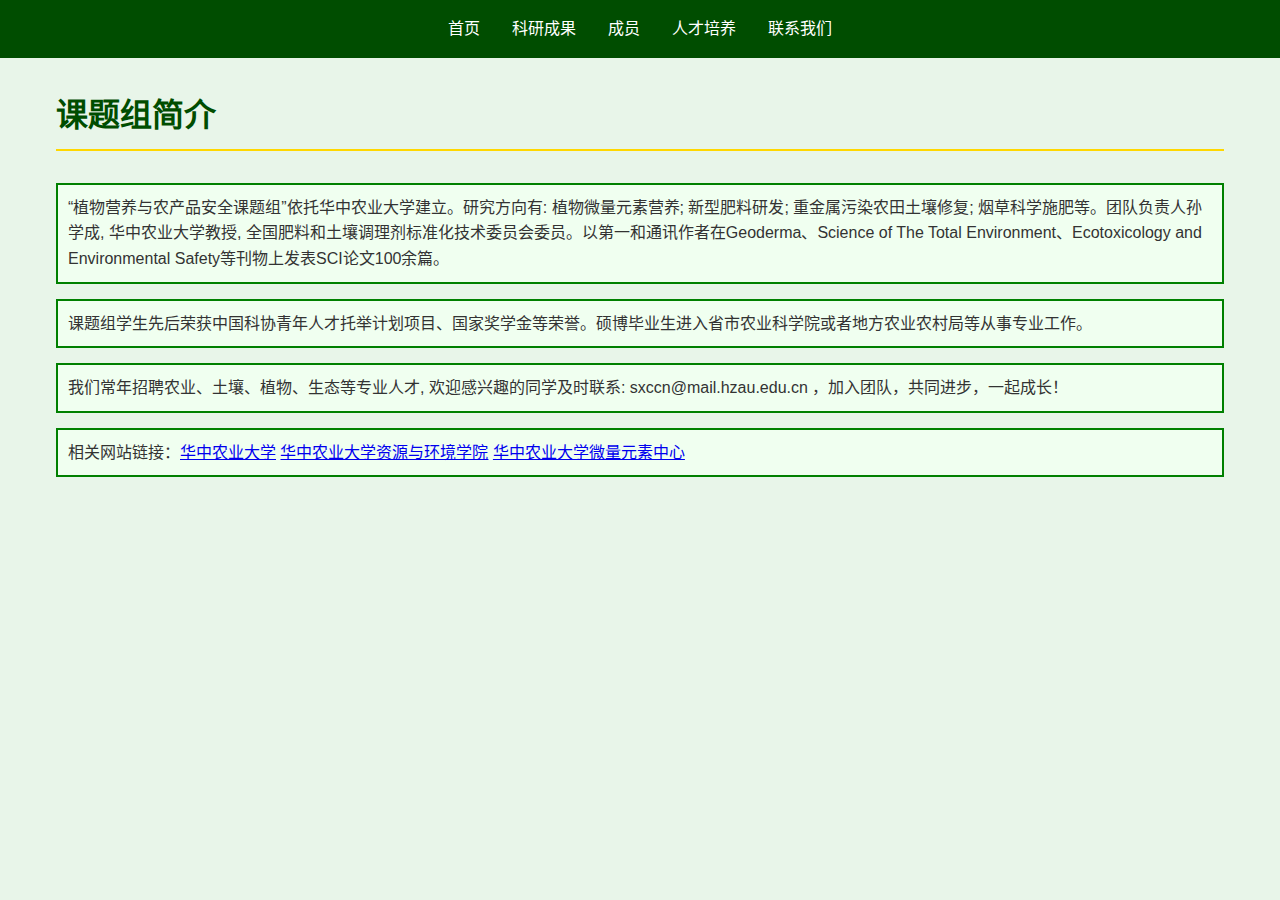
<file: index.html>
<!DOCTYPE html>
<html lang="zh-CN">
<head>
  <meta charset="UTF-8">
  <meta name="viewport" content="width=device-width, initial-scale=1.0">
  <title>植物营养与农产品安全课题组 - 华中农业大学</title>
  <link rel="stylesheet" href="styles.css">
</head>
<body>
  <nav class="navbar">
    <ul class="nav-list">
      <li><a href="index.html" class="nav-link">首页</a></li>
      <li><a href="research.html" class="nav-link">科研成果</a></li>
      <li><a href="members.html" class="nav-link">成员</a></li>
      <li><a href="talent.html" class="nav-link">人才培养</a></li>
      <li><a href="contact.html" class="nav-link">联系我们</a></li>
    </ul>
  </nav>

  <div class="container">
    <h1 class="section-header">课题组简介</h1>
    <div class="content">
      <p style="border: 2px solid #008000; padding: 10px; background-color: #f0fff0; margin-bottom: 15px;">
        “植物营养与农产品安全课题组”依托华中农业大学建立。研究方向有: 植物微量元素营养; 新型肥料研发; 重金属污染农田土壤修复; 烟草科学施肥等。团队负责人孙学成, 华中农业大学教授, 全国肥料和土壤调理剂标准化技术委员会委员。以第一和通讯作者在Geoderma、Science of The Total Environment、Ecotoxicology and Environmental Safety等刊物上发表SCI论文100余篇。
      </p>

      <p style="border: 2px solid #008000; padding: 10px; background-color: #f0fff0; margin-bottom: 15px;">
        课题组学生先后荣获中国科协青年人才托举计划项目、国家奖学金等荣誉。硕博毕业生进入省市农业科学院或者地方农业农村局等从事专业工作。
      </p>

      <p style="border: 2px solid #008000; padding: 10px; background-color: #f0fff0; margin-bottom: 15px;">
        我们常年招聘农业、土壤、植物、生态等专业人才, 欢迎感兴趣的同学及时联系: sxccn@mail.hzau.edu.cn ，加入团队，共同进步，一起成长！
      </p>

      <p style="border: 2px solid #008000; padding: 10px; background-color: #f0fff0; margin-bottom: 15px;">
        相关网站链接：<a href="https://www.hzau.edu.cn/" target="_blank">华中农业大学</a>  <a href="https://zyhj.hzau.edu.cn/" target="_blank">华中农业大学资源与环境学院</a> <a href="https://mrc.hzau.edu.cn/" target="_blank">华中农业大学微量元素中心</a>
      </p>
    </div>
</div>
</div>
</div>
</body>
</html>
</file>
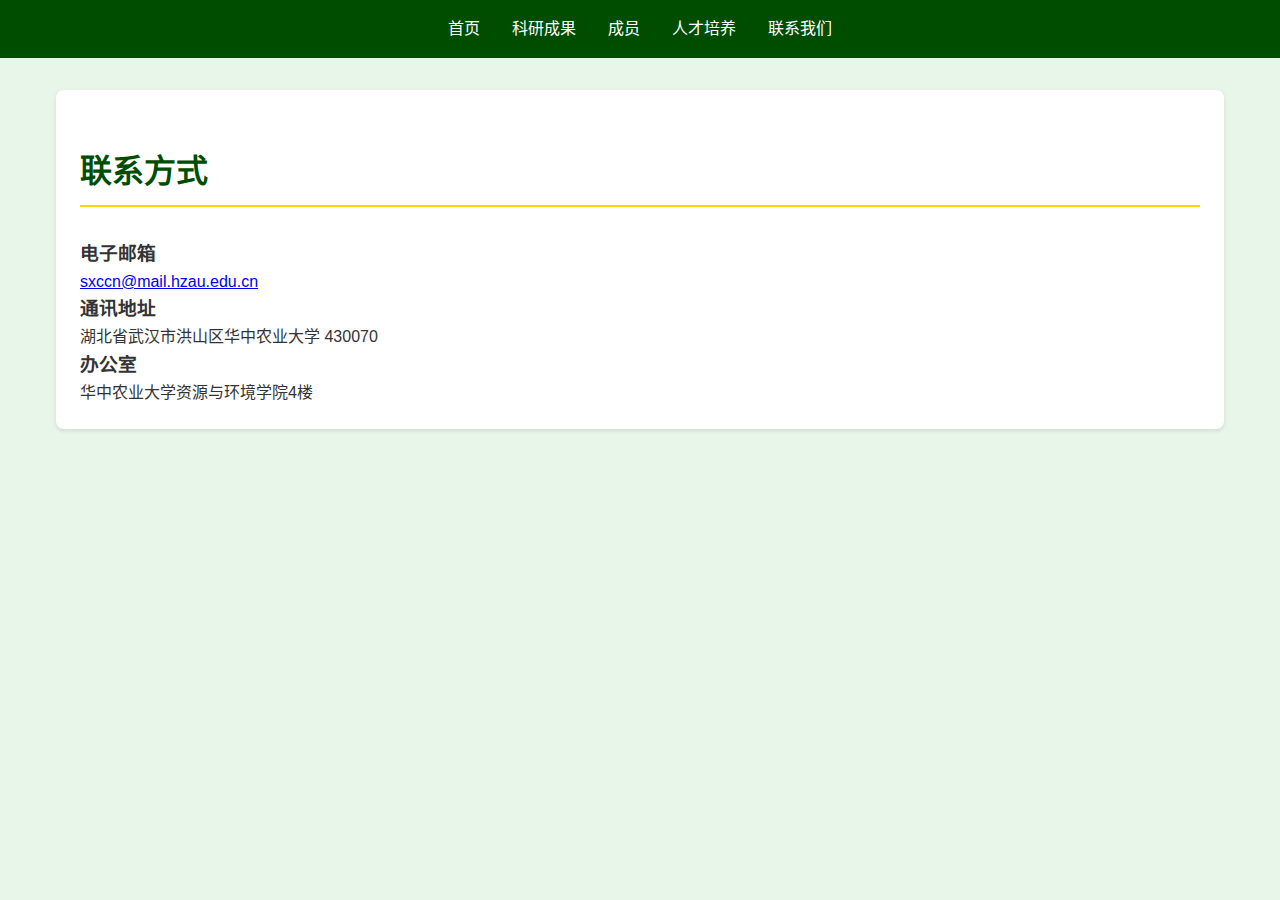
<file: contact.html>
<!DOCTYPE html>
<html lang="zh-CN">
<head>
  <meta charset="UTF-8">
  <title>联系我们 - 植物营养与农产品安全课题组</title>
  <link rel="stylesheet" href="styles.css">
</head>
<body>
  <nav class="navbar">
    <ul class="nav-list">
      <li><a href="index.html" class="nav-link">首页</a></li>
      <li><a href="research.html" class="nav-link">科研成果</a></li>
      <li><a href="members.html" class="nav-link">成员</a></li>
      <li><a href="talent.html" class="nav-link">人才培养</a></li>
      <li><a href="contact.html" class="nav-link">联系我们</a></li>
    </ul>
  </nav>

  <div class="container">
    <div class="member-card">
      <h1 class="section-header">联系方式</h1>
      <h3>电子邮箱</h3>
      <p><a href="mailto:sxccn@mail.hzau.edu.cn">sxccn@mail.hzau.edu.cn</a></p>
      
      <h3>通讯地址</h3>
      <p>湖北省武汉市洪山区华中农业大学 430070</p>
      
      <h3>办公室</h3>
      <p>华中农业大学资源与环境学院4楼</p>
      </div>
    </div>
  </div>
</body>
</html>
</file>
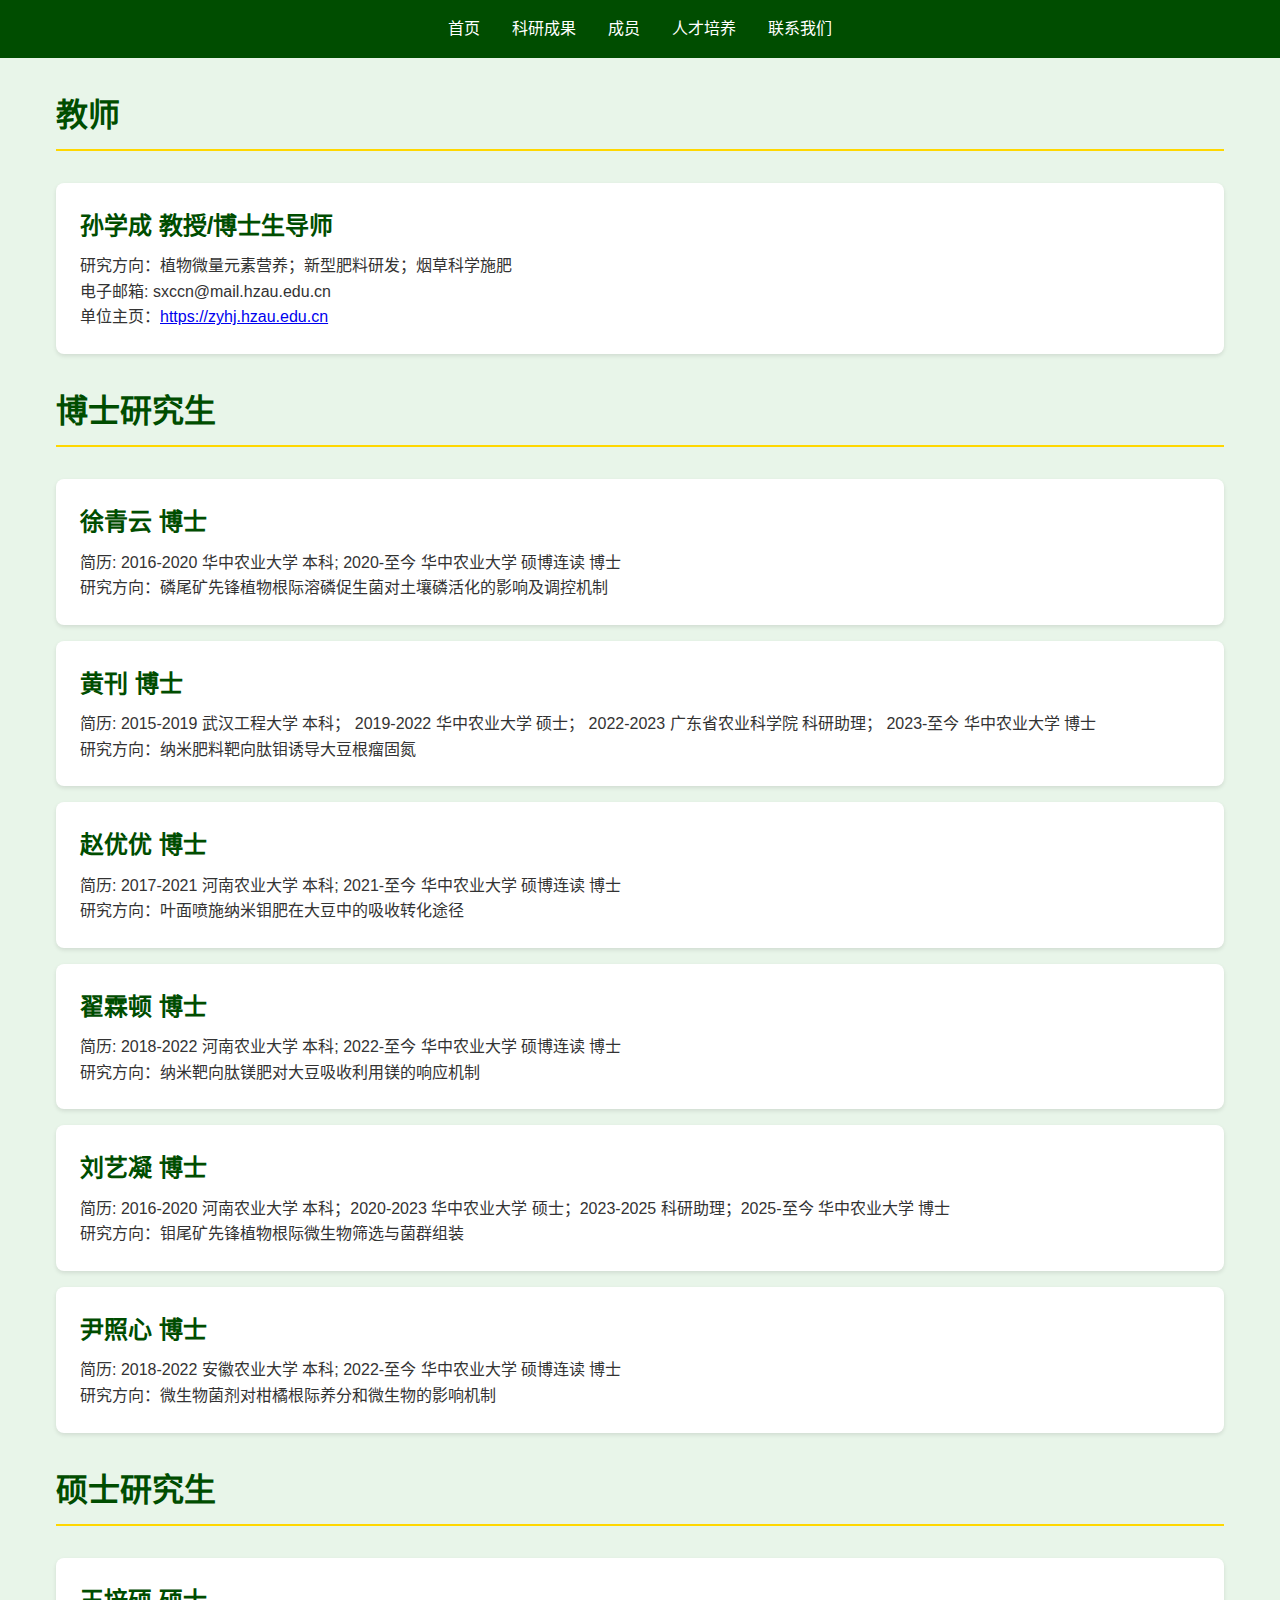
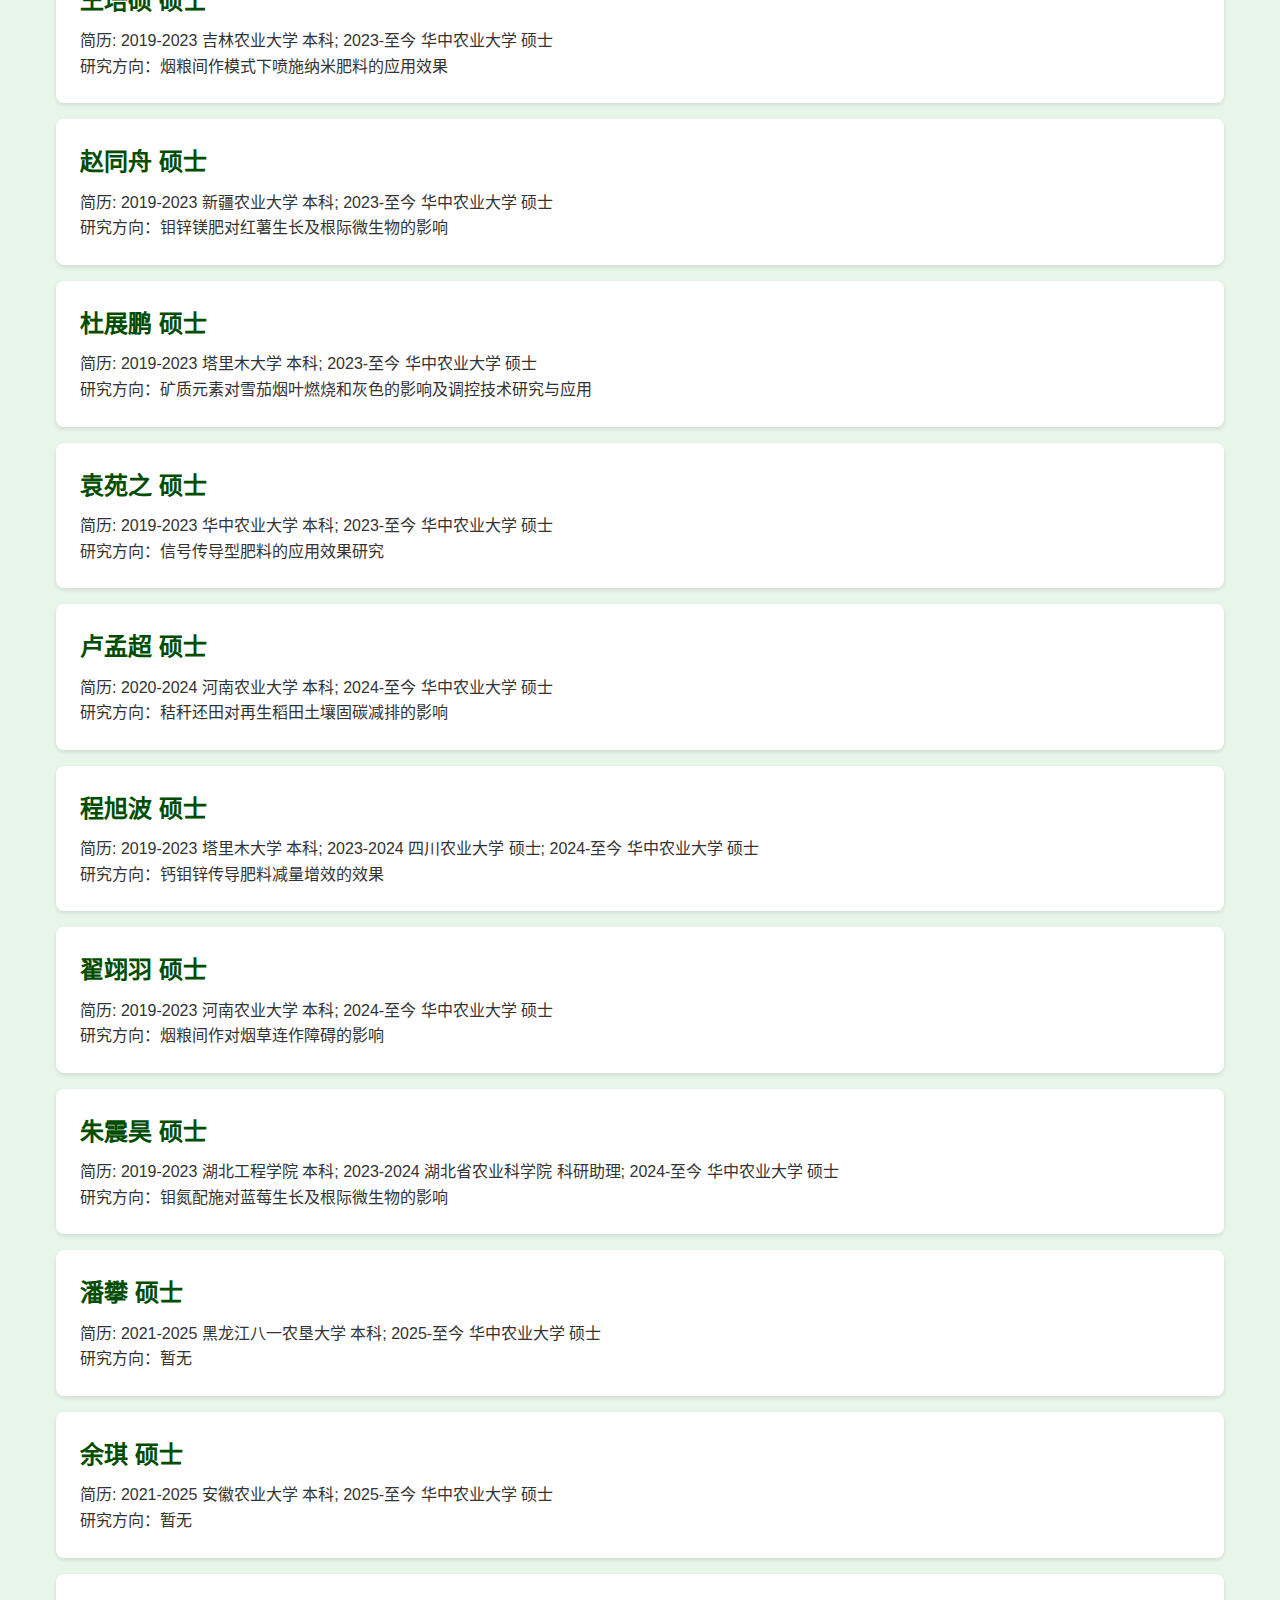
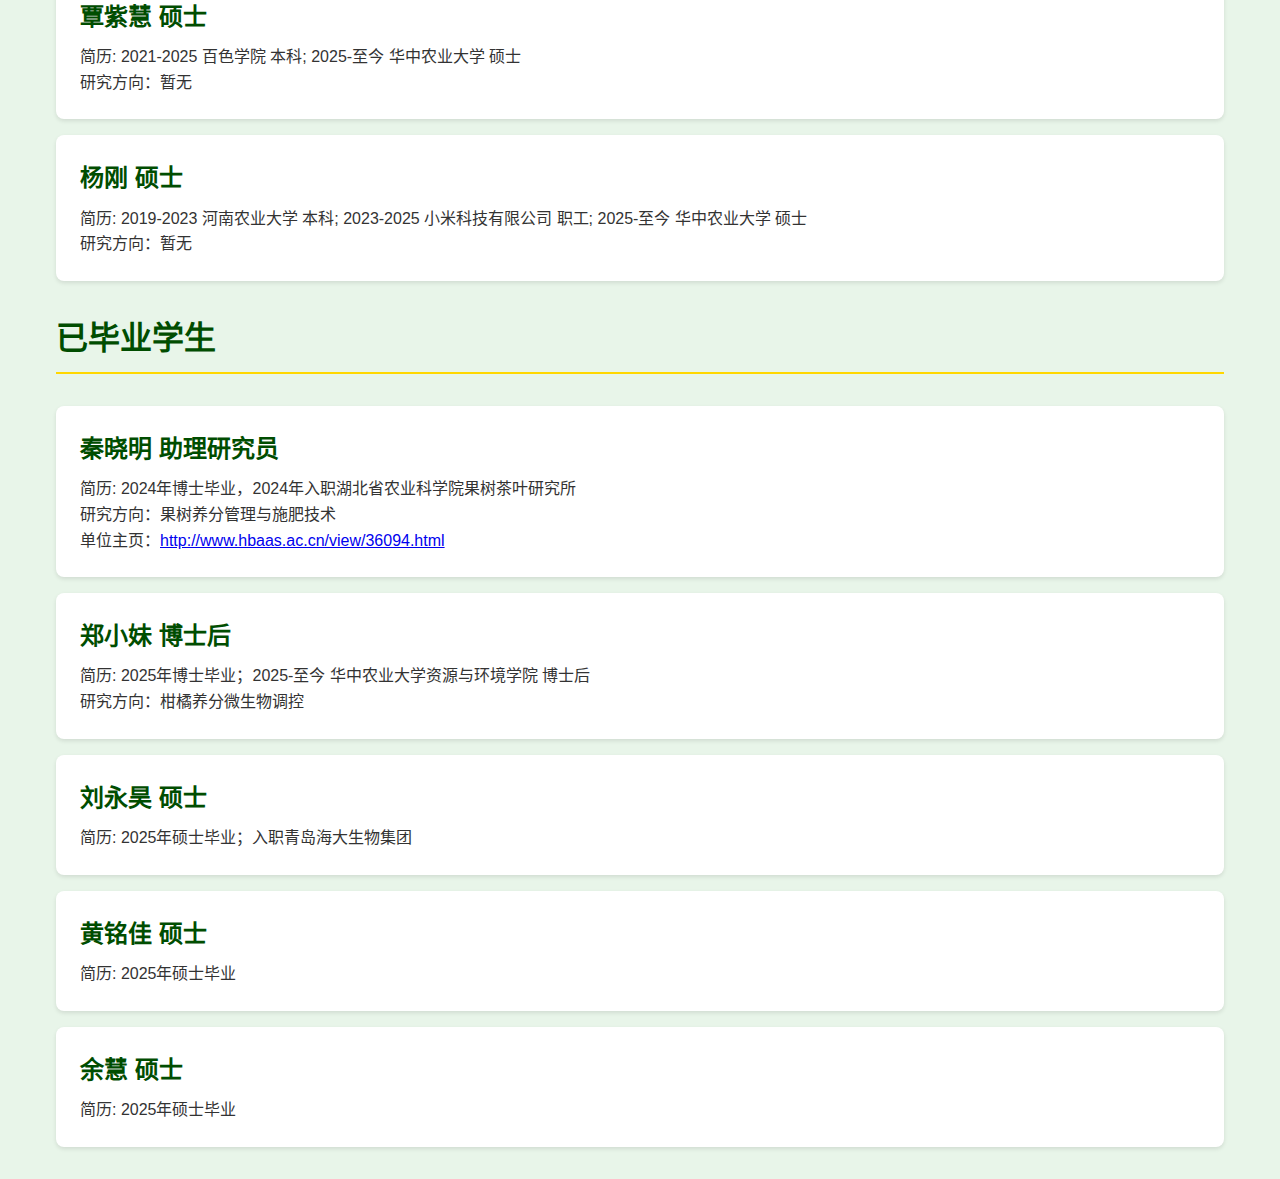
<file: members.html>
<!DOCTYPE html>
<html lang="zh-CN">
<head>
  <meta charset="UTF-8">
  <title>成员 - 植物营养与农产品安全课题组</title>
  <link rel="stylesheet" href="styles.css">
</head>
<body>
  <nav class="navbar">
    <ul class="nav-list">
      <li><a href="index.html" class="nav-link">首页</a></li>
      <li><a href="research.html" class="nav-link">科研成果</a></li>
      <li><a href="members.html" class="nav-link">成员</a></li>
      <li><a href="talent.html" class="nav-link">人才培养</a></li>
      <li><a href="contact.html" class="nav-link">联系我们</a></li>
    </ul>
  </nav>

  <div class="container">
    <h1 class="section-header">教师</h1>
    <div class="member-card">
      <h2 class="member-title">孙学成 教授/博士生导师</h2>
      <p>研究方向：植物微量元素营养；新型肥料研发；烟草科学施肥</p>
      <p>电子邮箱: sxccn@mail.hzau.edu.cn</p>
      <p>单位主页：<a href="https://zyhj.hzau.edu.cn/info/1183/7566.htm" target="_blank">https://zyhj.hzau.edu.cn</a></p>
    </div>

    <h1 class="section-header">博士研究生</h1>
    <div class="member-card">
      <h2 class="member-title">徐青云 博士</h2>
      <p>简历: 2016-2020 华中农业大学 本科; 2020-至今 华中农业大学 硕博连读 博士</p>
      <p>研究方向：磷尾矿先锋植物根际溶磷促生菌对土壤磷活化的影响及调控机制</p>
    </div>
    <div class="member-card">
      <h2 class="member-title">黄刊 博士</h2>
      <p>简历: 2015-2019 武汉工程大学 本科； 2019-2022 华中农业大学 硕士； 2022-2023 广东省农业科学院 科研助理； 2023-至今 华中农业大学 博士</p>
      <p>研究方向：纳米肥料靶向肽钼诱导大豆根瘤固氮</p>
    </div>
    <div class="member-card">
      <h2 class="member-title">赵优优 博士</h2>
      <p>简历: 2017-2021 河南农业大学 本科; 2021-至今 华中农业大学 硕博连读 博士</p>
      <p>研究方向：叶面喷施纳米钼肥在大豆中的吸收转化途径</p>
    </div>
    <div class="member-card">
      <h2 class="member-title">翟霖顿 博士</h2>
      <p>简历: 2018-2022 河南农业大学 本科; 2022-至今 华中农业大学 硕博连读 博士</p>
      <p>研究方向：纳米靶向肽镁肥对大豆吸收利用镁的响应机制</p>
    </div>
    <div class="member-card">
      <h2 class="member-title">刘艺凝 博士</h2>
      <p>简历: 2016-2020 河南农业大学 本科；2020-2023 华中农业大学 硕士；2023-2025 科研助理；2025-至今 华中农业大学 博士</p>
      <p>研究方向：钼尾矿先锋植物根际微生物筛选与菌群组装</p>
    </div>
    <div class="member-card">
      <h2 class="member-title">尹照心 博士</h2>
      <p>简历: 2018-2022 安徽农业大学 本科; 2022-至今 华中农业大学 硕博连读 博士</p>
      <p>研究方向：微生物菌剂对柑橘根际养分和微生物的影响机制</p>
    </div>
      
    <h1 class="section-header">硕士研究生</h1>
    <div class="member-card">
      <h2 class="member-title">王培硕 硕士</h2>
      <p>简历: 2019-2023 吉林农业大学 本科; 2023-至今 华中农业大学 硕士</p>
      <p>研究方向：烟粮间作模式下喷施纳米肥料的应用效果</p>
    </div>
    <div class="member-card">
      <h2 class="member-title">赵同舟 硕士</h2>
      <p>简历: 2019-2023 新疆农业大学 本科; 2023-至今 华中农业大学 硕士</p>
      <p>研究方向：钼锌镁肥对红薯生长及根际微生物的影响</p>
    </div>
    <div class="member-card">
      <h2 class="member-title">杜展鹏 硕士</h2>
      <p>简历: 2019-2023 塔里木大学 本科; 2023-至今 华中农业大学 硕士</p>
      <p>研究方向：矿质元素对雪茄烟叶燃烧和灰色的影响及调控技术研究与应用</p>
    </div>
    <div class="member-card">
      <h2 class="member-title">袁苑之 硕士</h2>
      <p>简历: 2019-2023 华中农业大学 本科; 2023-至今 华中农业大学 硕士</p>
      <p>研究方向：信号传导型肥料的应用效果研究</p>
    </div>
    <div class="member-card">
      <h2 class="member-title">卢孟超 硕士</h2>
      <p>简历: 2020-2024 河南农业大学 本科; 2024-至今 华中农业大学 硕士</p>
      <p>研究方向：秸秆还田对再生稻田土壤固碳减排的影响</p>
    </div>
    <div class="member-card">
      <h2 class="member-title">程旭波 硕士</h2>
      <p>简历: 2019-2023 塔里木大学 本科; 2023-2024 四川农业大学 硕士; 2024-至今 华中农业大学 硕士</p>
      <p>研究方向：钙钼锌传导肥料减量增效的效果</p>
    </div>
    <div class="member-card">
      <h2 class="member-title">翟翊羽 硕士</h2>
      <p>简历: 2019-2023 河南农业大学 本科; 2024-至今 华中农业大学 硕士</p>
      <p>研究方向：烟粮间作对烟草连作障碍的影响</p>
    </div>
    <div class="member-card">
      <h2 class="member-title">朱震昊 硕士</h2>
      <p>简历: 2019-2023 湖北工程学院 本科; 2023-2024 湖北省农业科学院 科研助理; 2024-至今 华中农业大学 硕士</p>
      <p>研究方向：钼氮配施对蓝莓生长及根际微生物的影响</p>
    </div>
        <div class="member-card">
      <h2 class="member-title">潘攀 硕士</h2>
      <p>简历: 2021-2025 黑龙江八一农垦大学 本科; 2025-至今 华中农业大学 硕士</p>
      <p>研究方向：暂无</p>
    </div>
        <div class="member-card">
      <h2 class="member-title">余琪 硕士</h2>
      <p>简历: 2021-2025 安徽农业大学 本科; 2025-至今 华中农业大学 硕士</p>
      <p>研究方向：暂无</p>
    </div>
        <div class="member-card">
      <h2 class="member-title">覃紫慧 硕士</h2>
      <p>简历: 2021-2025 百色学院 本科; 2025-至今 华中农业大学 硕士</p>
      <p>研究方向：暂无</p>
    </div>
        <div class="member-card">
      <h2 class="member-title">杨刚 硕士</h2>
      <p>简历: 2019-2023 河南农业大学 本科; 2023-2025 小米科技有限公司 职工; 2025-至今 华中农业大学 硕士</p>
      <p>研究方向：暂无</p>
    </div>
    
    <h1 class="section-header">已毕业学生</h1>
    <div class="member-card">
      <h2 class="member-title">秦晓明 助理研究员</h2>
      <p>简历: 2024年博士毕业，2024年入职湖北省农业科学院果树茶叶研究所</p>
      <p>研究方向：果树养分管理与施肥技术</p>
      <p>单位主页：<a href="http://www.hbaas.ac.cn/view/36094.html" target="_blank">http://www.hbaas.ac.cn/view/36094.html</a></p>
    </div>
     <div class="member-card">
      <h2 class="member-title">郑小妹 博士后</h2>
      <p>简历: 2025年博士毕业；2025-至今 华中农业大学资源与环境学院 博士后</p>
      <p>研究方向：柑橘养分微生物调控</p>
    </div>
       <div class="member-card">
      <h2 class="member-title">刘永昊 硕士</h2>
      <p>简历: 2025年硕士毕业；入职青岛海大生物集团</p>
    </div>
    <div class="member-card">
      <h2 class="member-title">黄铭佳 硕士</h2>
      <p>简历: 2025年硕士毕业</p>
    </div>
    <div class="member-card">
      <h2 class="member-title">余慧 硕士</h2>
      <p>简历: 2025年硕士毕业</p>
    </div>
  </div>
</body>
</html>
</file>
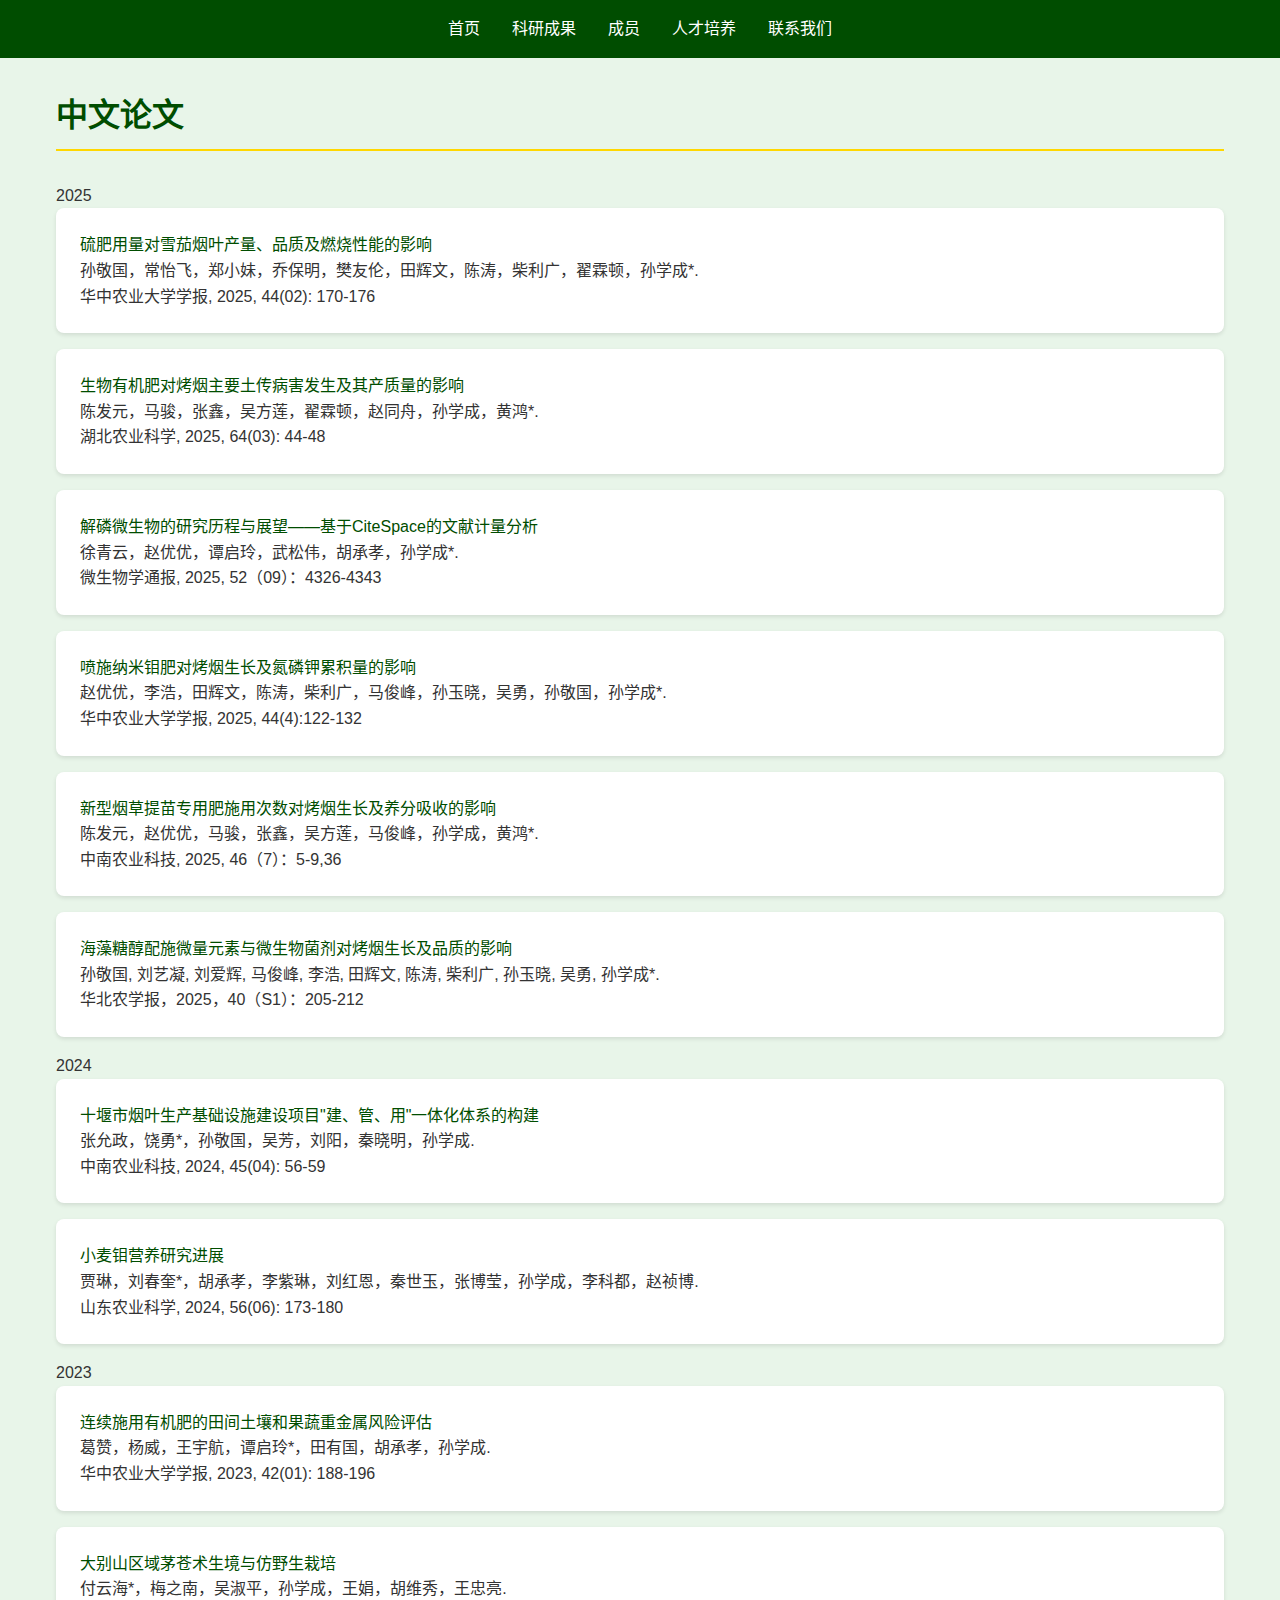
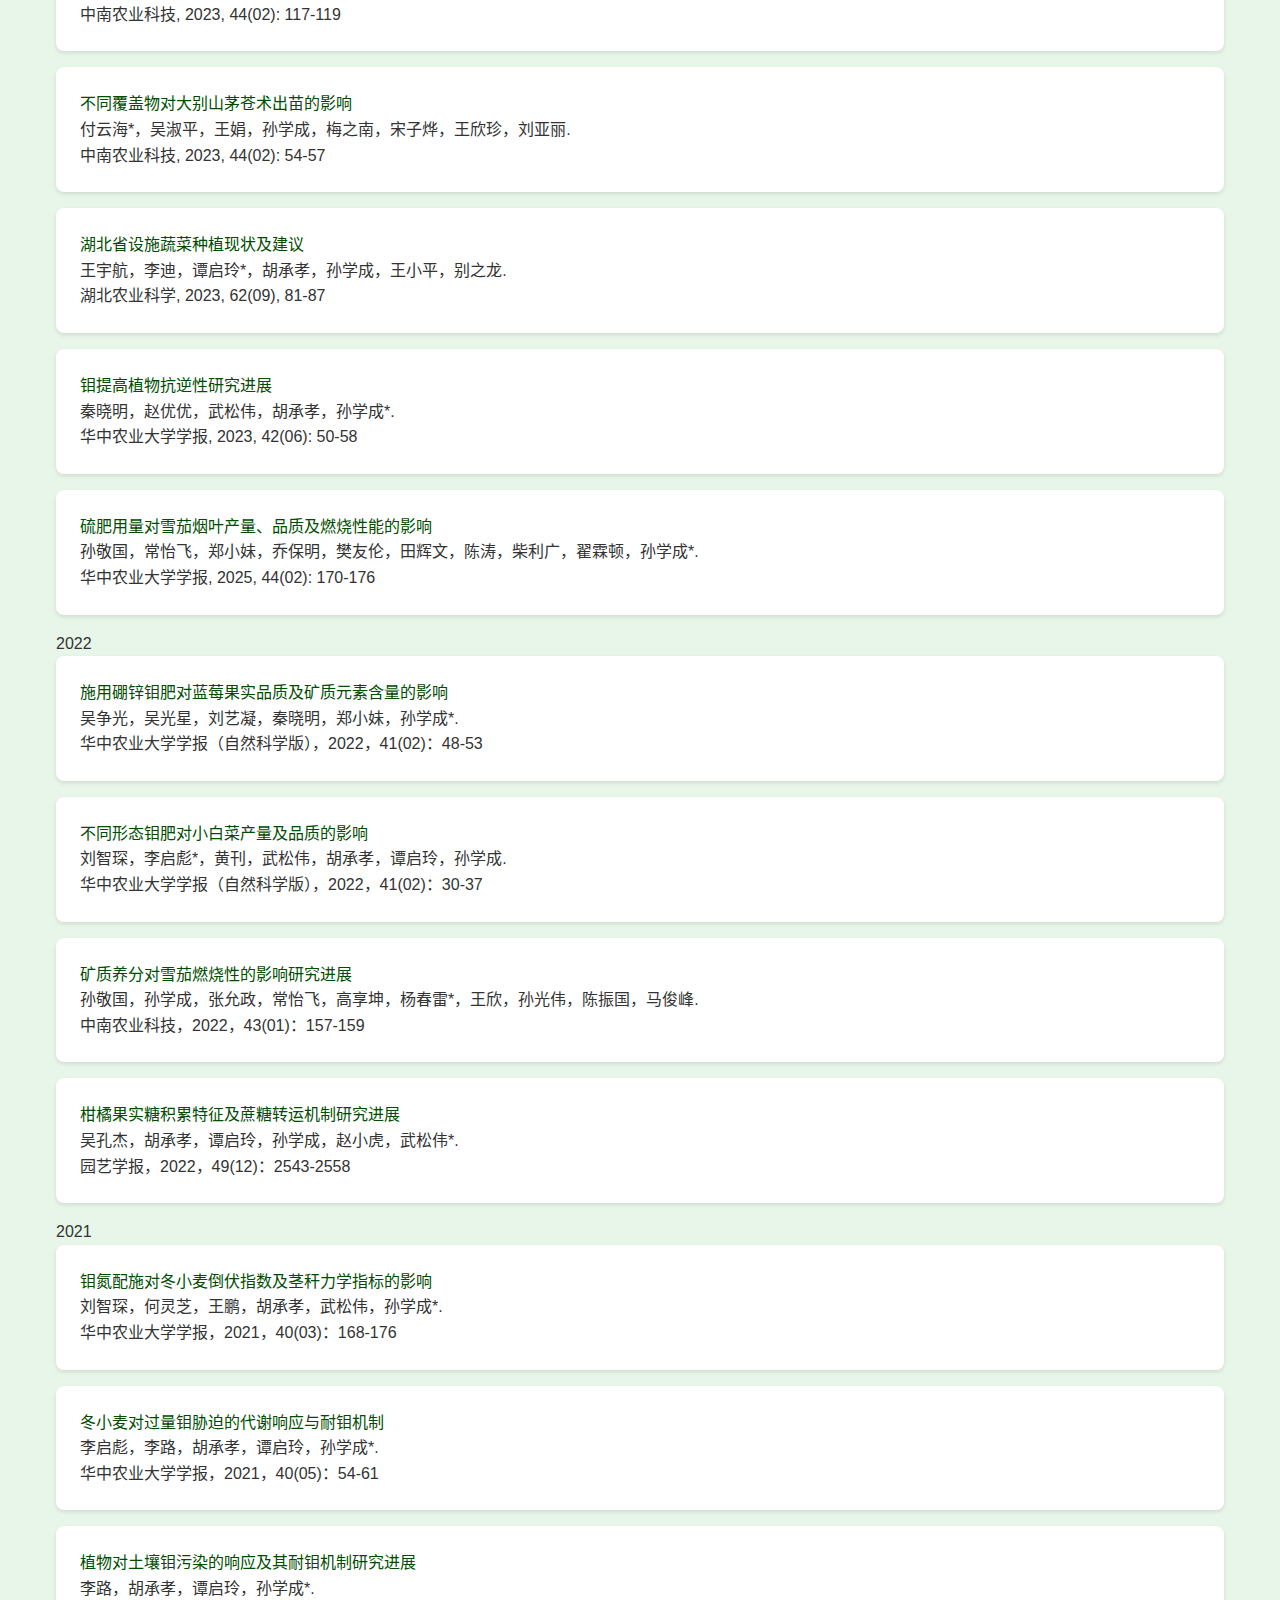
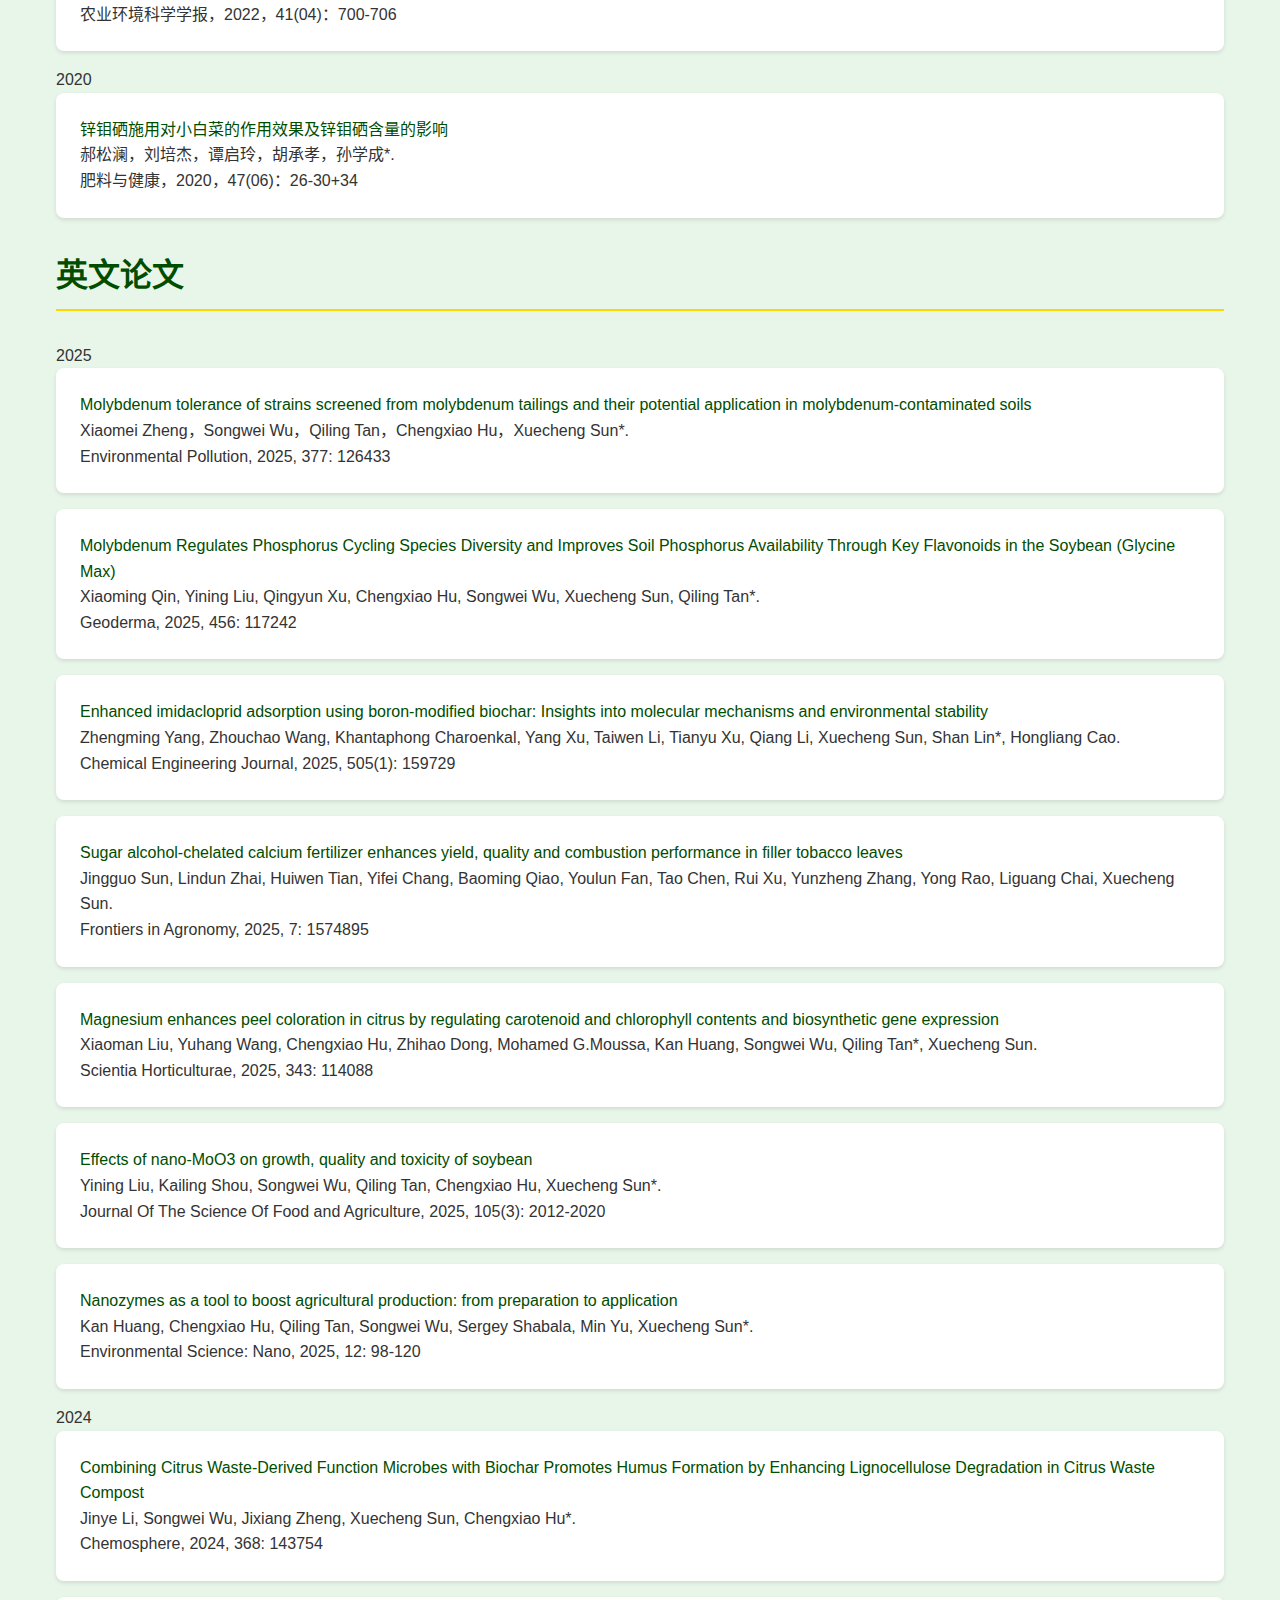
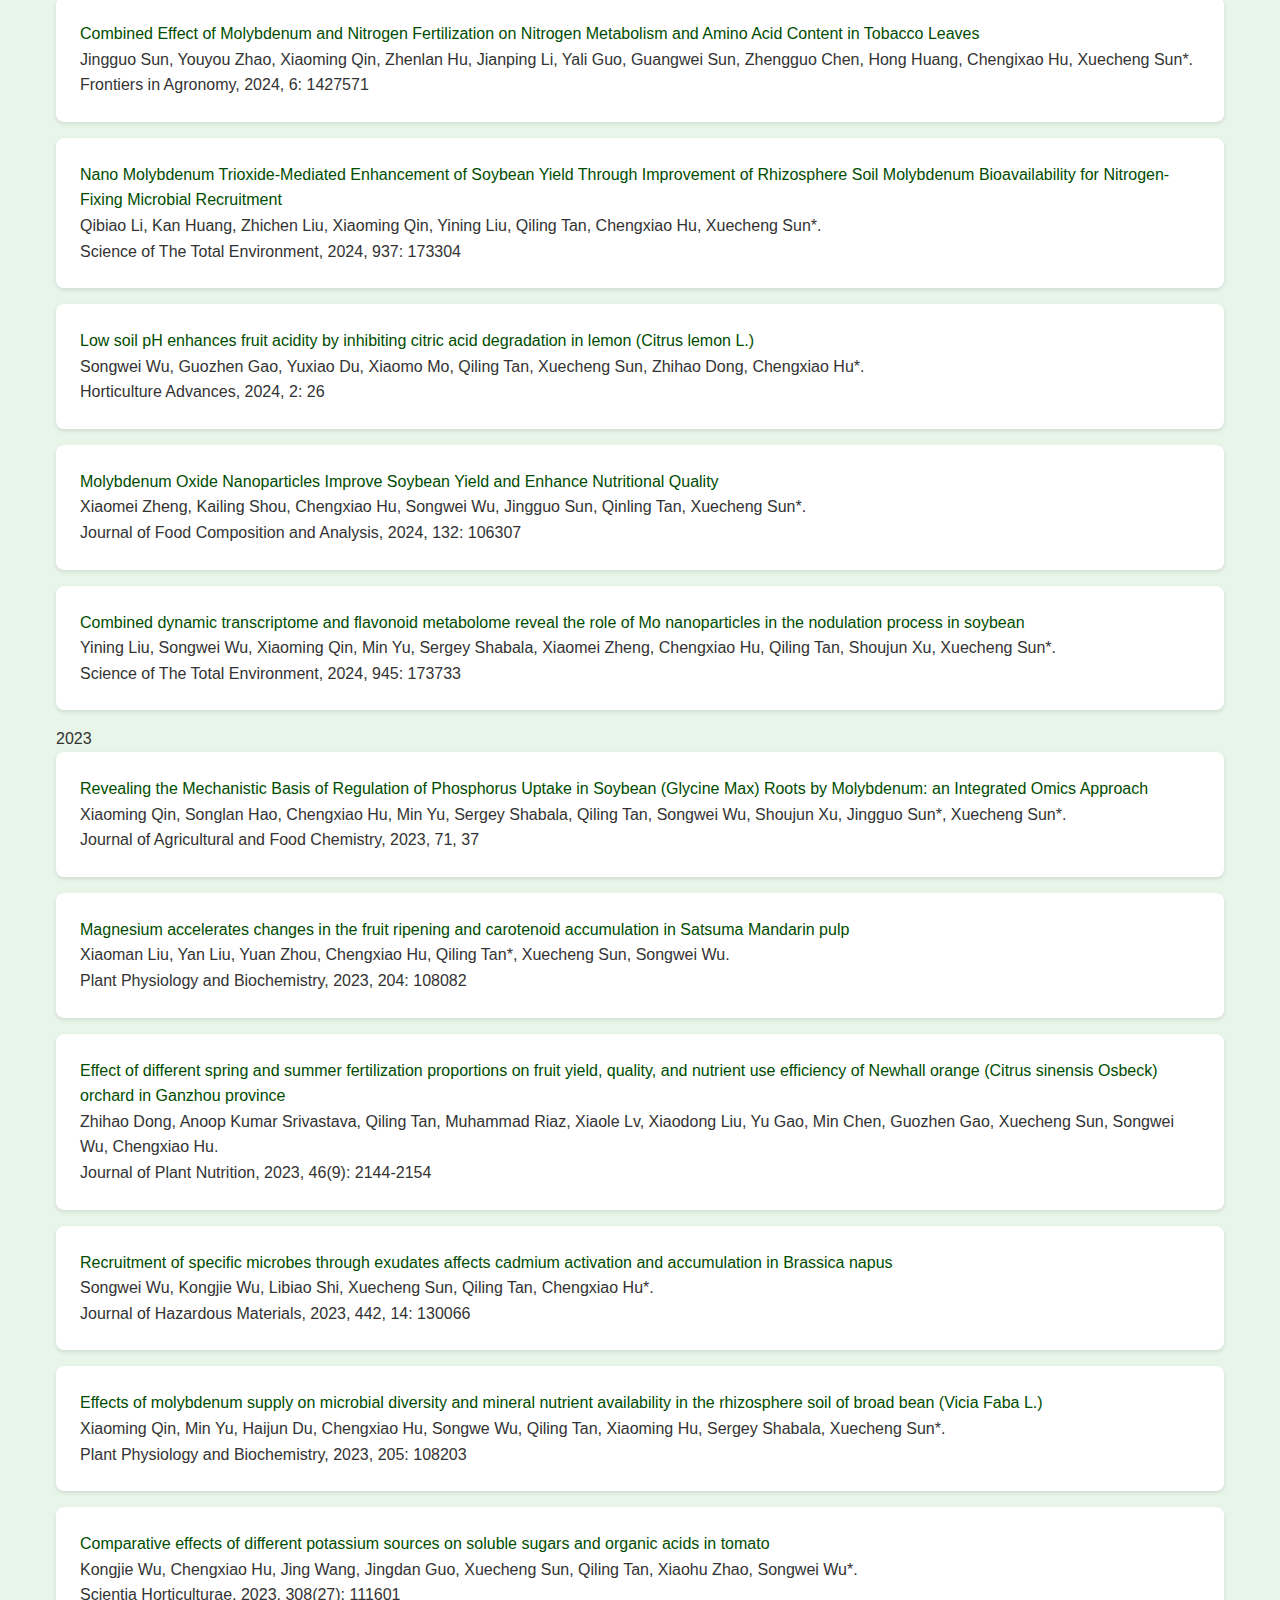
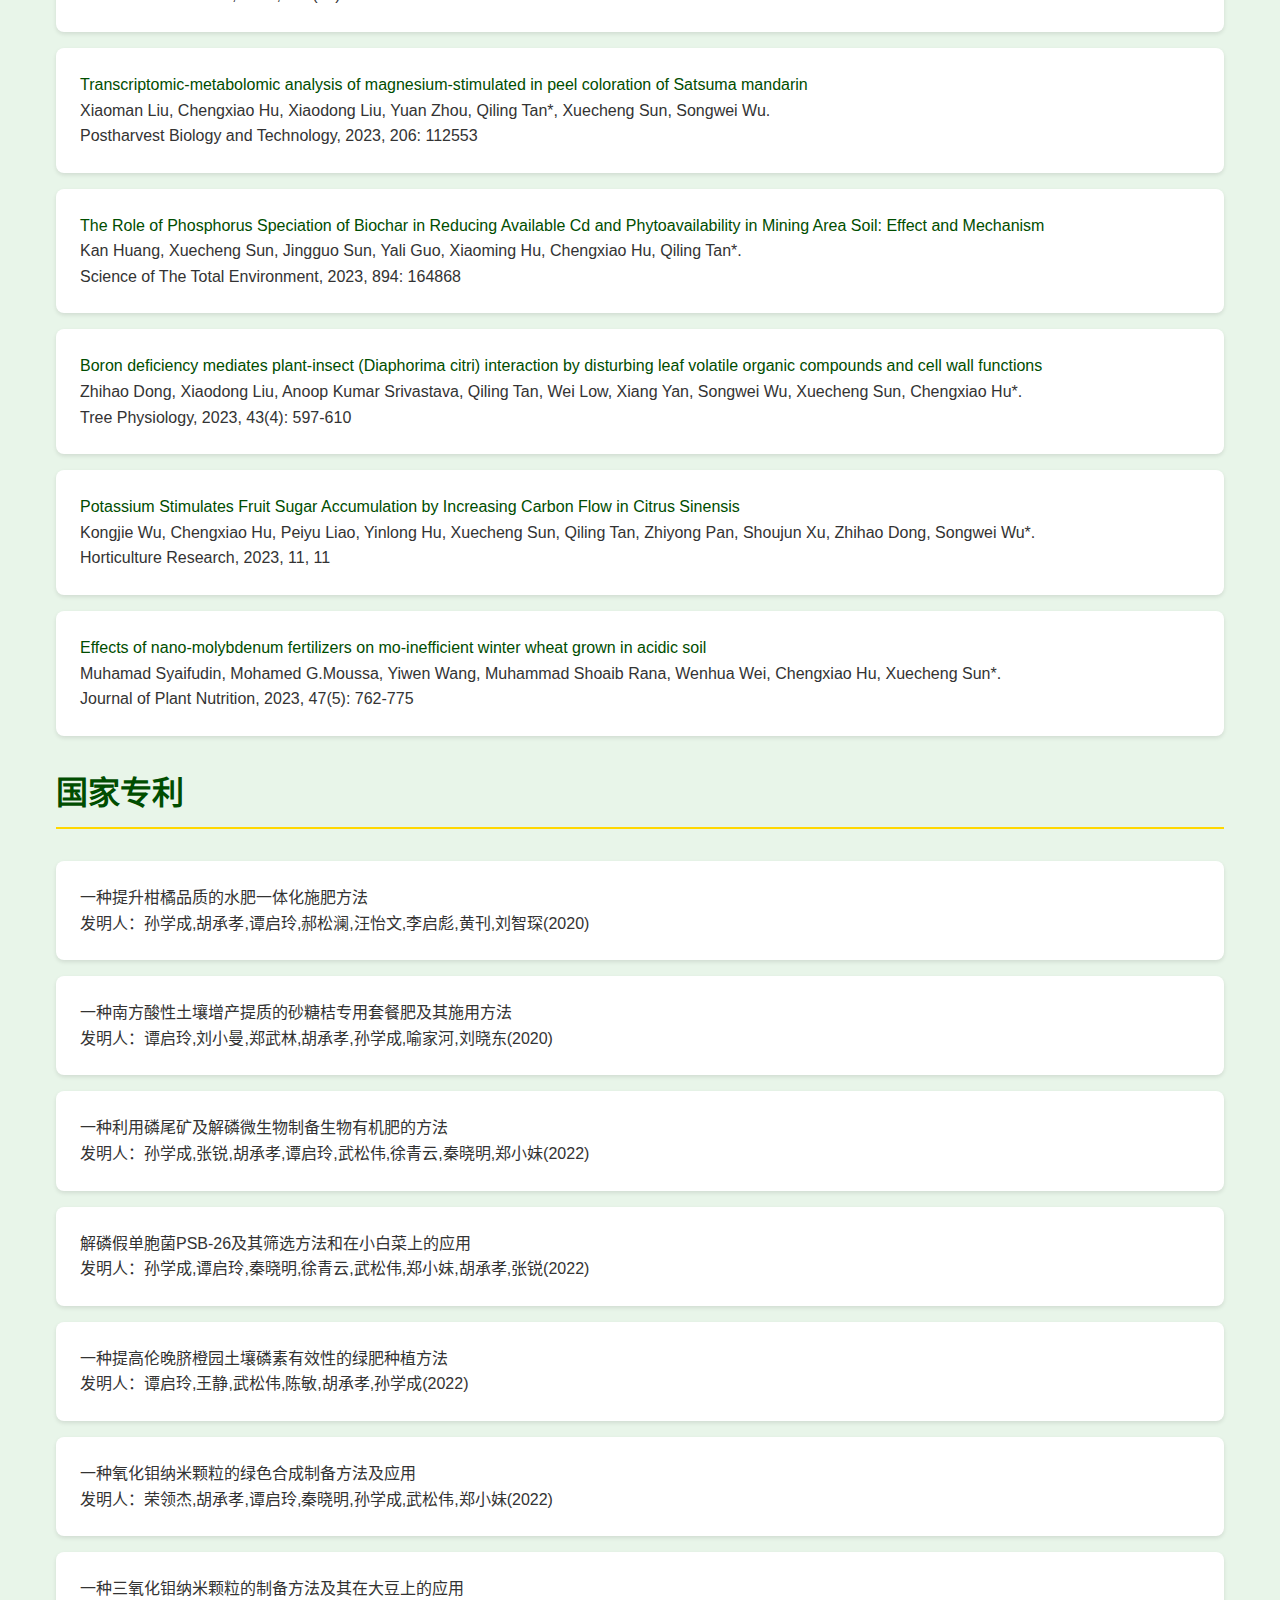
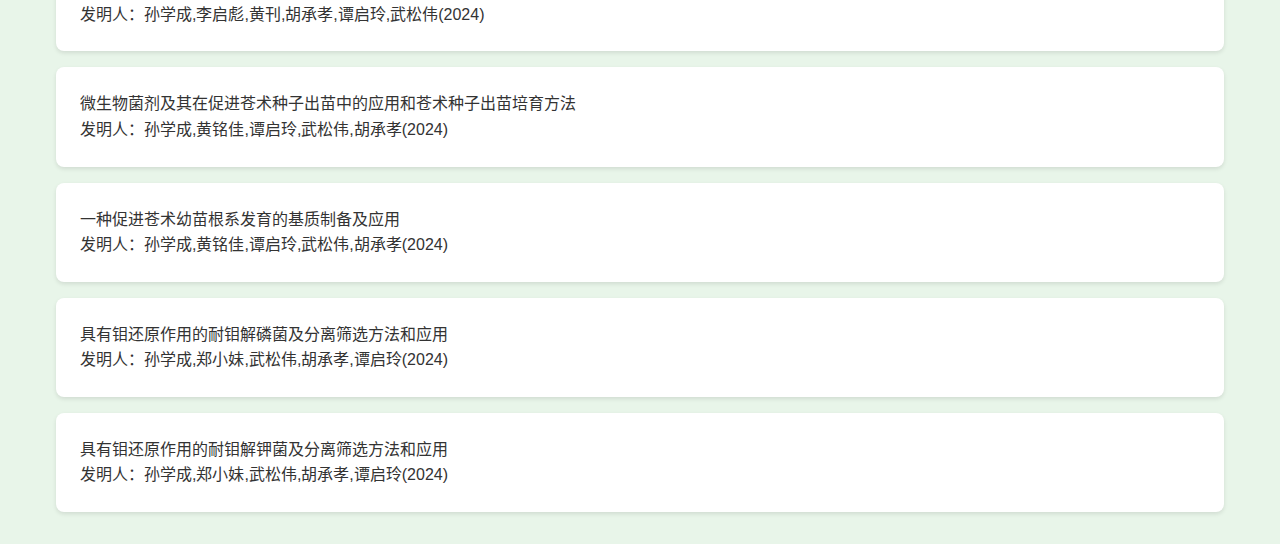
<file: research.html>
<!DOCTYPE html>
<html lang="zh-CN">
<head>
  <meta charset="UTF-8">
  <title>科研成果 - 植物营养与农产品安全课题组</title>
  <link rel="stylesheet" href="styles.css">
</head>
<body>
  <nav class="navbar">
    <ul class="nav-list">
      <li><a href="index.html" class="nav-link">首页</a></li>
      <li><a href="research.html" class="nav-link">科研成果</a></li>
      <li><a href="members.html" class="nav-link">成员</a></li>
      <li><a href="talent.html" class="nav-link">人才培养</a></li>
      <li><a href="contact.html" class="nav-link">联系我们</a></li>
    </ul>
  </nav>

  <div class="container">
    <h1 class="section-header">中文论文</h1>
    <ul class="paper-list">
2025
      <li class="paper-item">
        <a href="http://hnxbl.cnjournals.net/hznydxzr/article/abstract/202502017" class="paper-link" target="_blank">
            硫肥用量对雪茄烟叶产量、品质及燃烧性能的影响
        </a>
        <p>孙敬国，常怡飞，郑小妹，乔保明，樊友伦，田辉文，陈涛，柴利广，翟霖顿，孙学成*.</p>
        <p>华中农业大学学报, 2025, 44(02): 170-176</p>
    </li>
    <li class="paper-item">
            <a href="http://www.hbnykx.cn/CN/abstract/abstract6460.shtml" class="paper-link" target="_blank">
                生物有机肥对烤烟主要土传病害发生及其产质量的影响
            </a>
            <p>陈发元，马骏，张鑫，吴方莲，翟霖顿，赵同舟，孙学成，黄鸿*.</p>
            <p>湖北农业科学, 2025, 64(03): 44-48</p>
        </li>
    <li class="paper-item">
            <a href="https://kns.cnki.net/kcms2/article/abstract?v=OxYMekxRkQCa_Iu9mvlYocFrA5OAQ5m4Y4g_btRkFisD1g-0b34V20Bl19lsMzN_EzLfa5JlrD7n4PlIabQPr7ahXM-h4-4vwCfr1bcuixU1kZ9m0MoIcKExU23s-u0aIVcAWReMYoQVwOPTHMzOhZ9iXYA0_fJVigVo5u-ZYHIIvfwG4vrNwQ==&uniplatform=NZKPT&language=CHS" class="paper-link" target="_blank">
                解磷微生物的研究历程与展望——基于CiteSpace的文献计量分析
            </a>
            <p>徐青云，赵优优，谭启玲，武松伟，胡承孝，孙学成*.</p>
            <p>微生物学通报, 2025, 52（09）：4326-4343</p>
        </li>
    <li class="paper-item">
            <a href="http://hnxbl.cnjournals.net/hznydxzr/article/abstract/202504012#:~:text=%E4%B8%BA%E6%8E%A2%E6%98%8E%E5%96%B7%E6%96%BD%E6%99%AE%E9%80%9A%E9%92%BC%E8%82%A5%E5%92%8C%E7%BA%B3%E7%B1%B3%E9%92%BC%E8%82%A5%E5%AF%B9%E7%83%A4%E7%83%9F%E7%94%9F%E9%95%BF%E5%8F%8A%E6%B0%AE%E7%A3%B7%E9%92%BE%E7%B4%AF%E7%A7%AF%E9%87%8F%E7%9A%84%E5%BD%B1%E5%93%8D%E5%B7%AE%E5%BC%82%EF%BC%8C%E4%BB%A5%E4%BA%91%E7%83%9F87%E4%B8%BA%E4%BE%9B%E8%AF%95%E6%9D%90%E6%96%99%EF%BC%8C%E9%87%87%E7%94%A8%E7%9B%86%E6%A0%BD%E8%AF%95%E9%AA%8C%EF%BC%8C%E8%AE%BE%E7%BD%AE5%E4%B8%AA%E5%A4%84%E7%90%86%EF%BC%9A%E5%AF%B9%E7%85%A7%EF%BC%88CK%EF%BC%89%E3%80%81%E9%92%BC%E9%85%B8%E9%93%B5%EF%BC%88T1%EF%BC%89%E3%80%81%E7%BA%B3%E7%B1%B3%E6%B0%A7%E5%8C%96%E9%92%BC%EF%BC%88T2%EF%BC%89%E3%80%81%E7%BA%B3%E7%B1%B3%E9%92%BC%E9%85%B8%E9%94%8C%EF%BC%88T3%EF%BC%89%E5%92%8C%E7%BA%B3%E7%B1%B3%E9%92%BC%E9%85%B8%E9%92%BE%EF%BC%88T4%EF%BC%89%EF%BC%8C%E5%AF%B9%E7%83%A4%E7%83%9F%E5%86%9C%E8%89%BA%E6%80%A7%E7%8A%B6%E3%80%81%E5%B9%B2%E7%89%A9%E8%B4%A8%E7%A7%AF%E7%B4%AF%E3%80%81%E9%92%BC%E5%90%AB%E9%87%8F%E5%92%8C%E6%B0%AE%E7%A3%B7%E9%92%BE%E7%B4%AF%E7%A7%AF%E9%87%8F%E8%BF%9B%E8%A1%8C%E5%88%86%E6%9E%90%E3%80%82,%E7%BB%93%E6%9E%9C%E6%98%BE%E7%A4%BA%EF%BC%8C%E5%96%B7%E6%96%BD%E6%99%AE%E9%80%9A%E9%92%BC%E8%82%A5%E5%92%8C%E7%BA%B3%E7%B1%B3%E9%92%BC%E8%82%A5%E5%9D%87%E8%83%BD%E6%9C%89%E6%95%88%E6%8F%90%E9%AB%98%E7%83%A4%E7%83%9F%E6%A0%AA%E9%AB%98%E3%80%81%E5%8F%B6%E9%95%BF%E3%80%81%E5%8F%B6%E5%AE%BD%E5%8F%8A%E5%8F%B6%E7%89%87%E6%80%BB%E7%B3%96%E5%90%AB%E9%87%8F%EF%BC%8C%E4%BD%86%E4%BB%A5%E7%BA%B3%E7%B1%B3%E9%92%BC%E9%85%B8%E9%94%8C%E5%A4%84%E7%90%86%E6%9C%80%E5%A5%BD%E3%80%82" class="paper-link" target="_blank">
                喷施纳米钼肥对烤烟生长及氮磷钾累积量的影响
            </a>
            <p>赵优优，李浩，田辉文，陈涛，柴利广，马俊峰，孙玉晓，吴勇，孙敬国，孙学成*.</p>
            <p>华中农业大学学报, 2025, 44(4):122-132</p>
        </li>
    <li class="paper-item">
            <a href="http://www.znnykj.cn/CN/Y2025/V46/I7/5" class="paper-link" target="_blank">
                新型烟草提苗专用肥施用次数对烤烟生长及养分吸收的影响
            </a>
            <p>陈发元，赵优优，马骏，张鑫，吴方莲，马俊峰，孙学成，黄鸿*.</p>
            <p>中南农业科技, 2025, 46（7）：5-9,36</p>
        </li>
    <li class="paper-item">
            <a href="http://www.hbnxb.net/CN/10.7668/hbnxb.20195406" class="paper-link" target="_blank">
                海藻糖醇配施微量元素与微生物菌剂对烤烟生长及品质的影响
            </a>
            <p>孙敬国, 刘艺凝, 刘爱辉, 马俊峰, 李浩, 田辉文, 陈涛, 柴利广, 孙玉晓, 吴勇, 孙学成*.</p>
            <p>华北农学报，2025，40（S1）：205-212</p>
        </li>
2024
    <li class="paper-item">
            <a href="http://www.znnykj.cn/CN/Y2024/V45/I4/56" class="paper-link" target="_blank">
                十堰市烟叶生产基础设施建设项目"建、管、用"一体化体系的构建
            </a>
            <p>张允政，饶勇*，孙敬国，吴芳，刘阳，秦晓明，孙学成.</p>
            <p>中南农业科技, 2024, 45(04): 56-59</p>
        </li>
    <li class="paper-item">
            <a href="https://d.wanfangdata.com.cn/periodical/Ch9QZXJpb2RpY2FsQ0hJTmV3UzIwMjUwMTE2MTYzNjE0EhJzaGFuZG55a3gyMDI0MDYwMjMaCDNtM2h1dThs" class="paper-link" target="_blank">
                小麦钼营养研究进展
            </a>
            <p>贾琳，刘春奎*，胡承孝，李紫琳，刘红恩，秦世玉，张博莹，孙学成，李科都，赵祯博.</p>
            <p>山东农业科学, 2024, 56(06): 173-180</p>
        </li>
2023
    <li class="paper-item">
            <a href="https://d.wanfangdata.com.cn/periodical/hznydx202301024" class="paper-link" target="_blank">
                连续施用有机肥的田间土壤和果蔬重金属风险评估
            </a>
            <p>葛赞，杨威，王宇航，谭启玲*，田有国，胡承孝，孙学成.</p>
            <p>华中农业大学学报, 2023, 42(01): 188-196</p>
        </li>
    <li class="paper-item">
            <a href="http://www.znnykj.cn/CN/Y2023/V44/I2/117" class="paper-link" target="_blank">
                大别山区域茅苍术生境与仿野生栽培
            </a>
            <p>付云海*，梅之南，吴淑平，孙学成，王娟，胡维秀，王忠亮.</p>
            <p>中南农业科技, 2023, 44(02): 117-119</p>
        </li>
    <li class="paper-item">
            <a href="http://www.znnykj.cn/CN/Y2023/V44/I2/54" class="paper-link" target="_blank">
                不同覆盖物对大别山茅苍术出苗的影响
            </a>
            <p>付云海*，吴淑平，王娟，孙学成，梅之南，宋子烨，王欣珍，刘亚丽.</p>
            <p>中南农业科技, 2023, 44(02): 54-57</p>
        </li>
    <li class="paper-item">
            <a href="http://www.hbnykx.cn/CN/10.14088/j.cnki.issn0439-8114.2023.09.015" class="paper-link" target="_blank">
                湖北省设施蔬菜种植现状及建议
            </a>
            <p>王宇航，李迪，谭启玲*，胡承孝，孙学成，王小平，别之龙.</p>
            <p>湖北农业科学, 2023, 62(09), 81-87</p>
        </li>
    <li class="paper-item">
            <a href="https://d.wanfangdata.com.cn/periodical/Ch9QZXJpb2RpY2FsQ0hJTmV3UzIwMjQxMTA1MTcxMzA0Eg9oem55ZHgyMDIzMDYwMDkaCGFzeW1qaWQ5" class="paper-link" target="_blank">
                钼提高植物抗逆性研究进展
            </a>
            <p>秦晓明，赵优优，武松伟，胡承孝，孙学成*.</p>
            <p>华中农业大学学报, 2023, 42(06): 50-58</p>
        </li>
    <li class="paper-item">
            <a href="http://hnxbl.cnjournals.net/hznydxzr/article/abstract/202502017" class="paper-link" target="_blank">
                硫肥用量对雪茄烟叶产量、品质及燃烧性能的影响
            </a>
            <p>孙敬国，常怡飞，郑小妹，乔保明，樊友伦，田辉文，陈涛，柴利广，翟霖顿，孙学成*.</p>
            <p>华中农业大学学报, 2025, 44(02): 170-176</p>
        </li>
2022
    <li class="paper-item">
            <a href="http://hnxbl.cnjournals.net/hznydxzr/article/abstract/20220206" class="paper-link" target="_blank">
                施用硼锌钼肥对蓝莓果实品质及矿质元素含量的影响
            </a>
            <p>吴争光，吴光星，刘艺凝，秦晓明，郑小妹，孙学成*.</p>
            <p>华中农业大学学报（自然科学版），2022，41(02)：48-53</p>
        </li>
    <li class="paper-item">
            <a href="http://hnxbw.cnjournals.net/hznydxzr/article/abstract/20220204" class="paper-link" target="_blank">
                不同形态钼肥对小白菜产量及品质的影响
            </a>
            <p>刘智琛，李启彪*，黄刊，武松伟，胡承孝，谭启玲，孙学成.</p>
            <p>华中农业大学学报（自然科学版），2022，41(02)：30-37</p>
        </li>
    <li class="paper-item">
            <a href="http://www.znnykj.cn/CN/Y2022/V43/I1/157" class="paper-link" target="_blank">
                矿质养分对雪茄燃烧性的影响研究进展
            </a>
            <p>孙敬国，孙学成，张允政，常怡飞，高享坤，杨春雷*，王欣，孙光伟，陈振国，马俊峰.</p>
            <p>中南农业科技，2022，43(01)：157-159</p>
        </li>
    <li class="paper-item">
            <a href="https://doi.org/10.16420/j.issn.0513-353x.2021-0662" class="paper-link" target="_blank">
                柑橘果实糖积累特征及蔗糖转运机制研究进展
            </a>
            <p>吴孔杰，胡承孝，谭启玲，孙学成，赵小虎，武松伟*.</p>
            <p>园艺学报，2022，49(12)：2543-2558</p>
        </li>
        
2021
    <li class="paper-item">
            <a href="http://hnxbl.cnjournals.net/hznydxzr/article/abstract/20210319" class="paper-link" target="_blank">
                钼氮配施对冬小麦倒伏指数及茎秆力学指标的影响
            </a>
            <p>刘智琛，何灵芝，王鹏，胡承孝，武松伟，孙学成*.</p>
            <p>华中农业大学学报，2021，40(03)：168-176</p>
        </li>
    <li class="paper-item">
            <a href="http://hnxbl.cnjournals.net/hznydxzr/article/abstract/20210508" class="paper-link" target="_blank">
                冬小麦对过量钼胁迫的代谢响应与耐钼机制
            </a>
            <p>李启彪，李路，胡承孝，谭启玲，孙学成*.</p>
            <p>华中农业大学学报，2021，40(05)：54-61</p>
        </li>
    <li class="paper-item">
            <a href="https://www.aes.org.cn/nyhjkxxb/ch/reader/view_abstract.aspx?file_no=20220402&flag=1" class="paper-link" target="_blank">
                植物对土壤钼污染的响应及其耐钼机制研究进展
            </a>
            <p>李路，胡承孝，谭启玲，孙学成*.</p>
            <p>农业环境科学学报，2022，41(04)：700-706</p>
        </li>
        
2020
    <li class="paper-item">
            <a href="https://d.wanfangdata.com.cn/periodical/flyjk202006006" class="paper-link" target="_blank">
                锌钼硒施用对小白菜的作用效果及锌钼硒含量的影响
            </a>
            <p>郝松澜，刘培杰，谭启玲，胡承孝，孙学成*.</p>
            <p>肥料与健康，2020，47(06)：26-30+34</p>
        </li>
    </ul>

    <h1 class="section-header">英文论文</h1>
    <ul class="paper-list">

2025
    <li class="paper-item">
            <a href="https://doi.org/10.1016/j.envpol.2025.126433" class="paper-link" target="_blank">
                Molybdenum tolerance of strains screened from molybdenum tailings and their potential application in molybdenum-contaminated soils
            </a>
            <p>Xiaomei Zheng，Songwei Wu，Qiling Tan，Chengxiao Hu，Xuecheng Sun*.</p>
            <p>Environmental Pollution, 2025, 377: 126433</p>
        </li>
    <li class="paper-item">
            <a href="https://doi.org/10.1016/j.geoderma.2025.117242" class="paper-link" target="_blank">
                Molybdenum Regulates Phosphorus Cycling Species Diversity and Improves Soil Phosphorus Availability Through Key Flavonoids in the Soybean (Glycine Max)
            </a>
            <p>Xiaoming Qin, Yining Liu, Qingyun Xu, Chengxiao Hu, Songwei Wu, Xuecheng Sun, Qiling Tan*.</p>
            <p>Geoderma, 2025, 456: 117242</p>
        </li>
    <li class="paper-item">
            <a href="https://doi.org/10.1016/j.cej.2025.159729" class="paper-link" target="_blank">
                Enhanced imidacloprid adsorption using boron-modified biochar: Insights into molecular mechanisms and environmental stability
            </a>
            <p>Zhengming Yang, Zhouchao Wang, Khantaphong Charoenkal, Yang Xu, Taiwen Li, Tianyu Xu, Qiang Li, Xuecheng Sun, Shan Lin*, Hongliang Cao.</p>
            <p>Chemical Engineering Journal, 2025, 505(1): 159729</p>
        </li>
    <li class="paper-item">
            <a href="https://doi.org/10.3389/fagro.2025.1574895" class="paper-link" target="_blank">
                Sugar alcohol-chelated calcium fertilizer enhances yield, quality and combustion performance in filler tobacco leaves
            </a>
            <p>Jingguo Sun, Lindun Zhai, Huiwen Tian, Yifei Chang, Baoming Qiao, Youlun Fan, Tao Chen, Rui Xu, Yunzheng Zhang, Yong Rao, Liguang Chai, Xuecheng Sun.</p>
            <p>Frontiers in Agronomy, 2025, 7: 1574895</p>
        </li>
    <li class="paper-item">
            <a href="https://doi.org/10.1016/j.scienta.2025.114088" class="paper-link" target="_blank">
                Magnesium enhances peel coloration in citrus by regulating carotenoid and chlorophyll contents and biosynthetic gene expression
            </a>
            <p>Xiaoman Liu, Yuhang Wang, Chengxiao Hu, Zhihao Dong, Mohamed G.Moussa, Kan Huang, Songwei Wu, Qiling Tan*, Xuecheng Sun.</p>
            <p>Scientia Horticulturae, 2025, 343: 114088</p>
        </li>
    <li class="paper-item">
            <a href="https://doi.org/10.1002/jsfa.13977" class="paper-link" target="_blank">
                Effects of nano-MoO3 on growth, quality and toxicity of soybean
            </a>
            <p>Yining Liu, Kailing Shou, Songwei Wu, Qiling Tan, Chengxiao Hu, Xuecheng Sun*.</p>
            <p>Journal Of The Science Of Food and Agriculture, 2025, 105(3): 2012-2020</p>
        </li>
    <li class="paper-item">
            <a href="https://pubs.rsc.org/en/content/articlelanding/2025/en/d4en00780h" class="paper-link" target="_blank">
                Nanozymes as a tool to boost agricultural production: from preparation to application
            </a>
            <p>Kan Huang, Chengxiao Hu, Qiling Tan, Songwei Wu, Sergey Shabala, Min Yu, Xuecheng Sun*.</p>
            <p>Environmental Science: Nano, 2025, 12: 98-120</p>
        </li>        
2024
    <li class="paper-item">
            <a href="https://doi.org/10.1016/j.chemosphere.2024.143754" class="paper-link" target="_blank">
                Combining Citrus Waste-Derived Function Microbes with Biochar Promotes Humus Formation by Enhancing Lignocellulose Degradation in Citrus Waste Compost
            </a>
            <p>Jinye Li, Songwei Wu, Jixiang Zheng, Xuecheng Sun, Chengxiao Hu*.</p>
            <p>Chemosphere, 2024, 368: 143754</p>
        </li>
    <li class="paper-item">
            <a href="https://doi.org/10.3389/fagro.2024.1427571" class="paper-link" target="_blank">
                Combined Effect of Molybdenum and Nitrogen Fertilization on Nitrogen Metabolism and Amino Acid Content in Tobacco Leaves
            </a>
            <p>Jingguo Sun, Youyou Zhao, Xiaoming Qin, Zhenlan Hu, Jianping Li, Yali Guo, Guangwei Sun, Zhengguo Chen, Hong Huang, Chengixao Hu, Xuecheng Sun*.</p>
            <p>Frontiers in Agronomy, 2024, 6: 1427571</p>
        </li>
    <li class="paper-item">
            <a href="https://doi.org/10.1016/j.scitotenv.2024.173304" class="paper-link" target="_blank">
                Nano Molybdenum Trioxide-Mediated Enhancement of Soybean Yield Through Improvement of Rhizosphere Soil Molybdenum Bioavailability for Nitrogen-Fixing Microbial Recruitment
            </a>
            <p>Qibiao Li, Kan Huang, Zhichen Liu, Xiaoming Qin, Yining Liu, Qiling Tan, Chengxiao Hu, Xuecheng Sun*.</p>
            <p>Science of The Total Environment, 2024, 937: 173304</p>
        </li>
    <li class="paper-item">
            <a href="https://doi.org/10.1007/s44281-024-00044-5" class="paper-link" target="_blank">
                Low soil pH enhances fruit acidity by inhibiting citric acid degradation in lemon (Citrus lemon L.)
            </a>
            <p>Songwei Wu, Guozhen Gao, Yuxiao Du, Xiaomo Mo, Qiling Tan, Xuecheng Sun, Zhihao Dong, Chengxiao Hu*.</p>
            <p>Horticulture Advances, 2024, 2: 26</p>
        </li>
    <li class="paper-item">
            <a href="https://doi.org/10.1016/j.jfca.2024.106307" class="paper-link" target="_blank">
                Molybdenum Oxide Nanoparticles Improve Soybean Yield and Enhance Nutritional Quality
            </a>
            <p>Xiaomei Zheng, Kailing Shou, Chengxiao Hu, Songwei Wu, Jingguo Sun, Qinling Tan, Xuecheng Sun*.</p>
            <p>Journal of Food Composition and Analysis, 2024, 132: 106307</p>
        </li>
    <li class="paper-item">
            <a href="https://doi.org/10.1016/j.scitotenv.2024.173733" class="paper-link" target="_blank">
                Combined dynamic transcriptome and flavonoid metabolome reveal the role of Mo nanoparticles in the nodulation process in soybean
            </a>
            <p>Yining Liu, Songwei Wu, Xiaoming Qin, Min Yu, Sergey Shabala, Xiaomei Zheng, Chengxiao Hu, Qiling Tan, Shoujun Xu, Xuecheng Sun*.</p>
            <p>Science of The Total Environment, 2024, 945: 173733</p>
        </li>        
2023
    <li class="paper-item">
            <a href="https://pubs.acs.org/doi/10.1021/acs.jafc.3c04637" class="paper-link" target="_blank">
                Revealing the Mechanistic Basis of Regulation of Phosphorus Uptake in Soybean (Glycine Max) Roots by Molybdenum: an Integrated Omics Approach
            </a>
            <p>Xiaoming Qin, Songlan Hao, Chengxiao Hu, Min Yu, Sergey Shabala, Qiling Tan, Songwei Wu, Shoujun Xu, Jingguo Sun*, Xuecheng Sun*.</p>
            <p>Journal of Agricultural and Food Chemistry, 2023, 71, 37</p>
        </li>
    <li class="paper-item">
            <a href="https://doi.org/10.1016/j.plaphy.2023.108082" class="paper-link" target="_blank">
                Magnesium accelerates changes in the fruit ripening and carotenoid accumulation in Satsuma Mandarin pulp
            </a>
            <p>Xiaoman Liu, Yan Liu, Yuan Zhou, Chengxiao Hu, Qiling Tan*, Xuecheng Sun, Songwei Wu.</p>
            <p>Plant Physiology and Biochemistry, 2023, 204: 108082</p>
        </li>
    <li class="paper-item">
            <a href="https://doi.org/10.1080/01904167.2022.2155533" class="paper-link" target="_blank">
                Effect of different spring and summer fertilization proportions on fruit yield, quality, and nutrient use efficiency of Newhall orange (Citrus sinensis Osbeck) orchard in Ganzhou province
            </a>
            <p>Zhihao Dong, Anoop Kumar Srivastava, Qiling Tan, Muhammad Riaz, Xiaole Lv, Xiaodong Liu, Yu Gao, Min Chen, Guozhen Gao, Xuecheng Sun, Songwei Wu, Chengxiao Hu.</p>
            <p>Journal of Plant Nutrition, 2023, 46(9): 2144-2154</p>
        </li>
    <li class="paper-item">
            <a href="https://doi.org/10.1016/j.jhazmat.2022.130066" class="paper-link" target="_blank">
                Recruitment of specific microbes through exudates affects cadmium activation and accumulation in Brassica napus
            </a>
            <p>Songwei Wu, Kongjie Wu, Libiao Shi, Xuecheng Sun, Qiling Tan, Chengxiao Hu*.</p>
            <p>Journal of Hazardous Materials, 2023, 442, 14: 130066</p>
        </li>
    <li class="paper-item">
            <a href="https://doi.org/10.1016/j.plaphy.2023.108203" class="paper-link" target="_blank">
                Effects of molybdenum supply on microbial diversity and mineral nutrient availability in the rhizosphere soil of broad bean (Vicia Faba L.)
            </a>
            <p>Xiaoming Qin, Min Yu, Haijun Du, Chengxiao Hu, Songwe Wu, Qiling Tan, Xiaoming Hu, Sergey Shabala, Xuecheng Sun*.</p>
            <p>Plant Physiology and Biochemistry, 2023, 205: 108203</p>
        </li>
    <li class="paper-item">
            <a href="https://doi.org/10.1016/j.scienta.2022.111601" class="paper-link" target="_blank">
                Comparative effects of different potassium sources on soluble sugars and organic acids in tomato
            </a>
            <p>Kongjie Wu, Chengxiao Hu, Jing Wang, Jingdan Guo, Xuecheng Sun, Qiling Tan, Xiaohu Zhao, Songwei Wu*.</p>
            <p>Scientia Horticulturae, 2023, 308(27): 111601</p>
        </li>
    <li class="paper-item">
            <a href="https://doi.org/10.1016/j.postharvbio.2023.112553" class="paper-link" target="_blank">
                Transcriptomic-metabolomic analysis of magnesium-stimulated in peel coloration of Satsuma mandarin
            </a>
            <p>Xiaoman Liu, Chengxiao Hu, Xiaodong Liu, Yuan Zhou, Qiling Tan*, Xuecheng Sun, Songwei Wu.</p>
            <p>Postharvest Biology and Technology, 2023, 206: 112553</p>
        </li>
    <li class="paper-item">
            <a href="https://doi.org/10.1016/j.scitotenv.2023.164868" class="paper-link" target="_blank">
                The Role of Phosphorus Speciation of Biochar in Reducing Available Cd and Phytoavailability in Mining Area Soil: Effect and Mechanism
            </a>
            <p>Kan Huang, Xuecheng Sun, Jingguo Sun, Yali Guo, Xiaoming Hu, Chengxiao Hu, Qiling Tan*.</p>
            <p>Science of The Total Environment, 2023, 894: 164868</p>
        </li>
    <li class="paper-item">
            <a href="https://pubmed.ncbi.nlm.nih.gov/36611002/" class="paper-link" target="_blank">
                Boron deficiency mediates plant-insect (Diaphorima citri) interaction by disturbing leaf volatile organic compounds and cell wall functions
            </a>
            <p>Zhihao Dong, Xiaodong Liu, Anoop Kumar Srivastava, Qiling Tan, Wei Low, Xiang Yan, Songwei Wu, Xuecheng Sun, Chengxiao Hu*.</p>
            <p>Tree Physiology, 2023, 43(4): 597-610</p>
        </li>
    <li class="paper-item">
            <a href="https://doi.org/10.1101/2023.11.06.565758" class="paper-link" target="_blank">
                Potassium Stimulates Fruit Sugar Accumulation by Increasing Carbon Flow in Citrus Sinensis
            </a>
            <p>Kongjie Wu, Chengxiao Hu, Peiyu Liao, Yinlong Hu, Xuecheng Sun, Qiling Tan, Zhiyong Pan, Shoujun Xu, Zhihao Dong, Songwei Wu*.</p>
            <p>Horticulture Research, 2023, 11, 11</p>
        </li>
    <li class="paper-item">
            <a href="https://doi.org/10.1080/01904167.2023.2280146" class="paper-link" target="_blank">
                Effects of nano-molybdenum fertilizers on mo-inefficient winter wheat grown in acidic soil
            </a>
            <p>Muhamad Syaifudin, Mohamed G.Moussa, Yiwen Wang, Muhammad Shoaib Rana, Wenhua Wei, Chengxiao Hu, Xuecheng Sun*.</p>
            <p>Journal of Plant Nutrition, 2023, 47(5): 762-775</p>
        </li>
    </ul>

    <h1 class="section-header">国家专利</h1>
    <ul class="paper-list">
        <li class="paper-item">
            <p>一种提升柑橘品质的水肥一体化施肥方法</p>
            <p>发明人：孙学成,胡承孝,谭启玲,郝松澜,汪怡文,李启彪,黄刊,刘智琛(2020)</p>
    </li>
    <li class="paper-item">
            <p>一种南方酸性土壤增产提质的砂糖桔专用套餐肥及其施用方法</p>
            <p>发明人：谭启玲,刘小曼,郑武林,胡承孝,孙学成,喻家河,刘晓东(2020)</p>
    </li>
    <li class="paper-item">
            <p>一种利用磷尾矿及解磷微生物制备生物有机肥的方法</p>
            <p>发明人：孙学成,张锐,胡承孝,谭启玲,武松伟,徐青云,秦晓明,郑小妹(2022)</p>
    </li>
    <li class="paper-item">
            <p>解磷假单胞菌PSB-26及其筛选方法和在小白菜上的应用</p>
            <p>发明人：孙学成,谭启玲,秦晓明,徐青云,武松伟,郑小妹,胡承孝,张锐(2022)</p>
    </li>
    <li class="paper-item">
            <p>一种提高伦晚脐橙园土壤磷素有效性的绿肥种植方法</p>
            <p>发明人：谭启玲,王静,武松伟,陈敏,胡承孝,孙学成(2022)</p>
    </li>
    <li class="paper-item">
            <p>一种氧化钼纳米颗粒的绿色合成制备方法及应用</p>
            <p>发明人：荣领杰,胡承孝,谭启玲,秦晓明,孙学成,武松伟,郑小妹(2022)</p>
    </li>
    <li class="paper-item">
            <p>一种三氧化钼纳米颗粒的制备方法及其在大豆上的应用</p>
            <p>发明人：孙学成,李启彪,黄刊,胡承孝,谭启玲,武松伟(2024)</p>
    </li>
    <li class="paper-item">
            <p>微生物菌剂及其在促进苍术种子出苗中的应用和苍术种子出苗培育方法</p>
            <p>发明人：孙学成,黄铭佳,谭启玲,武松伟,胡承孝(2024)</p>
    </li>
    <li class="paper-item">
            <p>一种促进苍术幼苗根系发育的基质制备及应用</p>
            <p>发明人：孙学成,黄铭佳,谭启玲,武松伟,胡承孝(2024)</p>
    </li>
    <li class="paper-item">
            <p>具有钼还原作用的耐钼解磷菌及分离筛选方法和应用</p>
            <p>发明人：孙学成,郑小妹,武松伟,胡承孝,谭启玲(2024)</p>
    </li>
    <li class="paper-item">
            <p>具有钼还原作用的耐钼解钾菌及分离筛选方法和应用</p>
            <p>发明人：孙学成,郑小妹,武松伟,胡承孝,谭启玲(2024)</p>
    </li>
    </ul>
  </div>
</body>
</html>
</file>
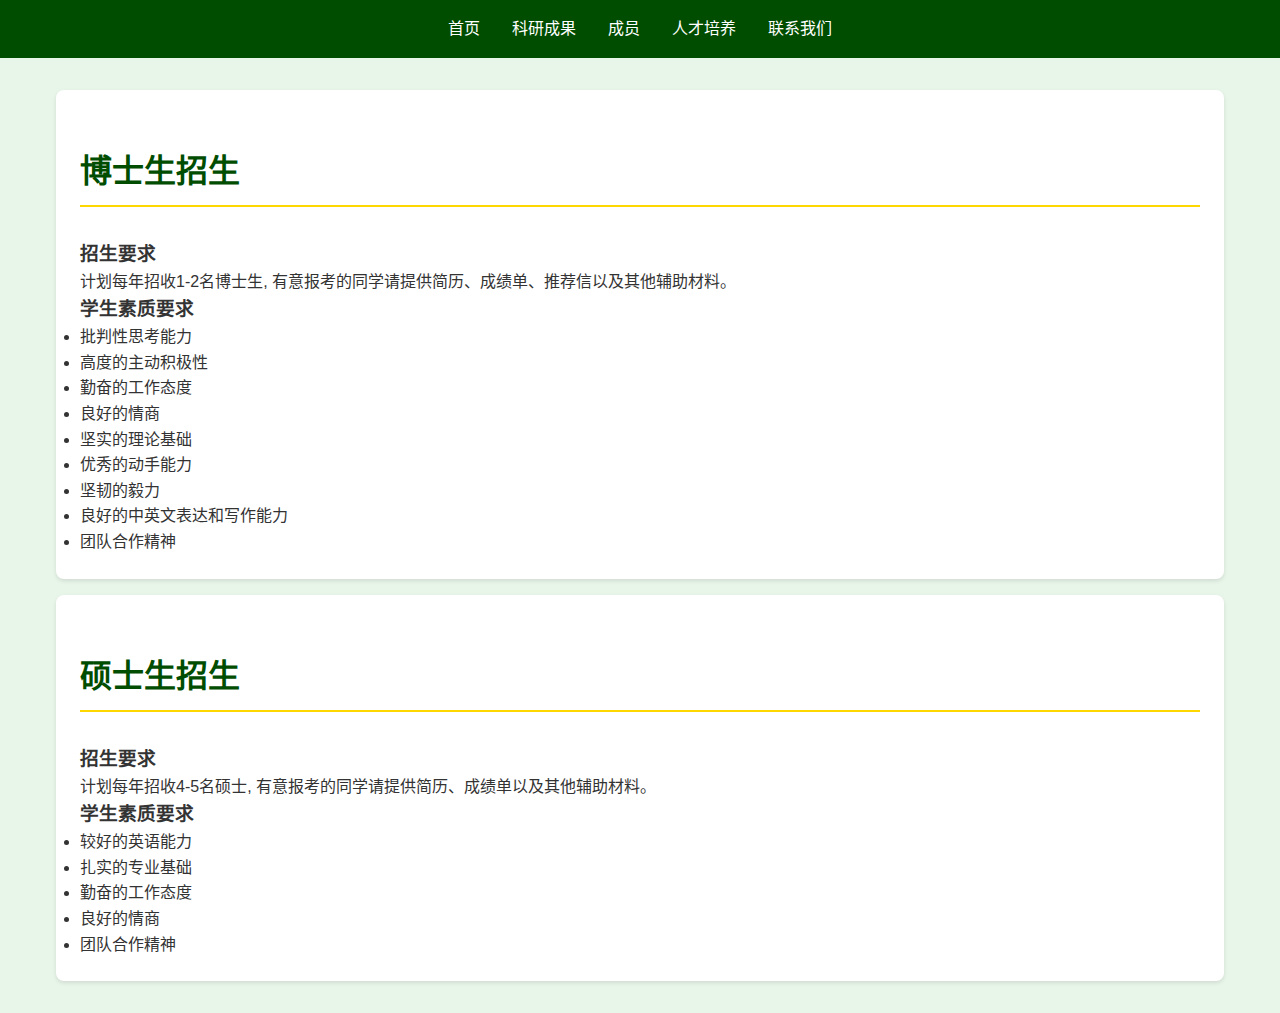
<file: talent.html>
<!DOCTYPE html>
<html lang="zh-CN">
<head>
  <meta charset="UTF-8">
  <title>人才培养 - 植物营养与农产品安全课题组</title>
  <link rel="stylesheet" href="styles.css">
</head>
<body>
  <nav class="navbar">
    <ul class="nav-list">
      <li><a href="index.html" class="nav-link">首页</a></li>
      <li><a href="research.html" class="nav-link">科研成果</a></li>
      <li><a href="members.html" class="nav-link">成员</a></li>
      <li><a href="talent.html" class="nav-link">人才培养</a></li>
      <li><a href="contact.html" class="nav-link">联系我们</a></li>
    </ul>
  </nav>

  <div class="container">
    <div class="member-card">
      <h1 class="section-header">博士生招生</h1>
      <h3>招生要求</h3>
      <p>计划每年招收1-2名博士生, 有意报考的同学请提供简历、成绩单、推荐信以及其他辅助材料。</p>
      <h3>学生素质要求</h3>
      <ul>
        <li>批判性思考能力</li>
        <li>高度的主动积极性</li>
        <li>勤奋的工作态度</li>
        <li>良好的情商</li>
        <li>坚实的理论基础</li>
        <li>优秀的动手能力</li>
        <li>坚韧的毅力</li>
        <li>良好的中英文表达和写作能力</li>
        <li>团队合作精神</li>
      </ul>
    </div>

    <div class="member-card">
      <h1 class="section-header">硕士生招生</h1>
      <h3>招生要求</h3>
      <p>计划每年招收4-5名硕士, 有意报考的同学请提供简历、成绩单以及其他辅助材料。</p>
      <h3>学生素质要求</h3>
      <ul>
        <li>较好的英语能力</li>
        <li>扎实的专业基础</li>
        <li>勤奋的工作态度</li>
        <li>良好的情商</li>
        <li>团队合作精神</li>
      </ul>
    </div>
  </div>
</body>
</html>
</file>
<file: styles.css>
/* 华中农业大学绿色主题样式 */
:root {
  --primary-green: #004d00;
  --secondary-green: #e8f5e9;
  --accent-gold: #ffd700;
}

* {
  box-sizing: border-box;
  margin: 0;
  padding: 0;
}

body {
  font-family: 'Segoe UI', 'Microsoft YaHei', sans-serif;
  line-height: 1.6;
  color: #333;
  background-color: var(--secondary-green);
}

.navbar {
  background-color: var(--primary-green);
  padding: 1rem;
  position: sticky;
  top: 0;
  z-index: 1000;
}

.nav-list {
  display: flex;
  justify-content: center;
  list-style: none;
  gap: 2rem;
}

.nav-link {
  color: white;
  text-decoration: none;
  font-weight: 500;
  transition: color 0.3s;
}

.nav-link:hover {
  color: var(--accent-gold);
}

.container {
  max-width: 1200px;
  margin: 2rem auto;
  padding: 0 1rem;
}

.section-header {
  color: var(--primary-green);
  border-bottom: 2px solid var(--accent-gold);
  padding-bottom: 0.5rem;
  margin: 2rem 0;
}

.paper-list {
  list-style: none;
}

.paper-item {
  background: white;
  padding: 1.5rem;
  margin-bottom: 1rem;
  border-radius: 8px;
  box-shadow: 0 2px 4px rgba(0,0,0,0.1);
}

.paper-link {
  color: var(--primary-green);
  text-decoration: none;
}

.paper-link:hover {
  text-decoration: underline;
}

.member-card {
  background: white;
  padding: 1.5rem;
  margin-bottom: 1rem;
  border-radius: 8px;
  box-shadow: 0 2px 4px rgba(0,0,0,0.1);
}

.member-title {
  color: var(--primary-green);
  margin-bottom: 0.5rem;
}

@media (max-width: 768px) {
  .nav-list {
    flex-direction: column;
    text-align: center;
    gap: 1rem;
  }
  
  .container {
    padding: 0 0.5rem;
  }
}
</file>
